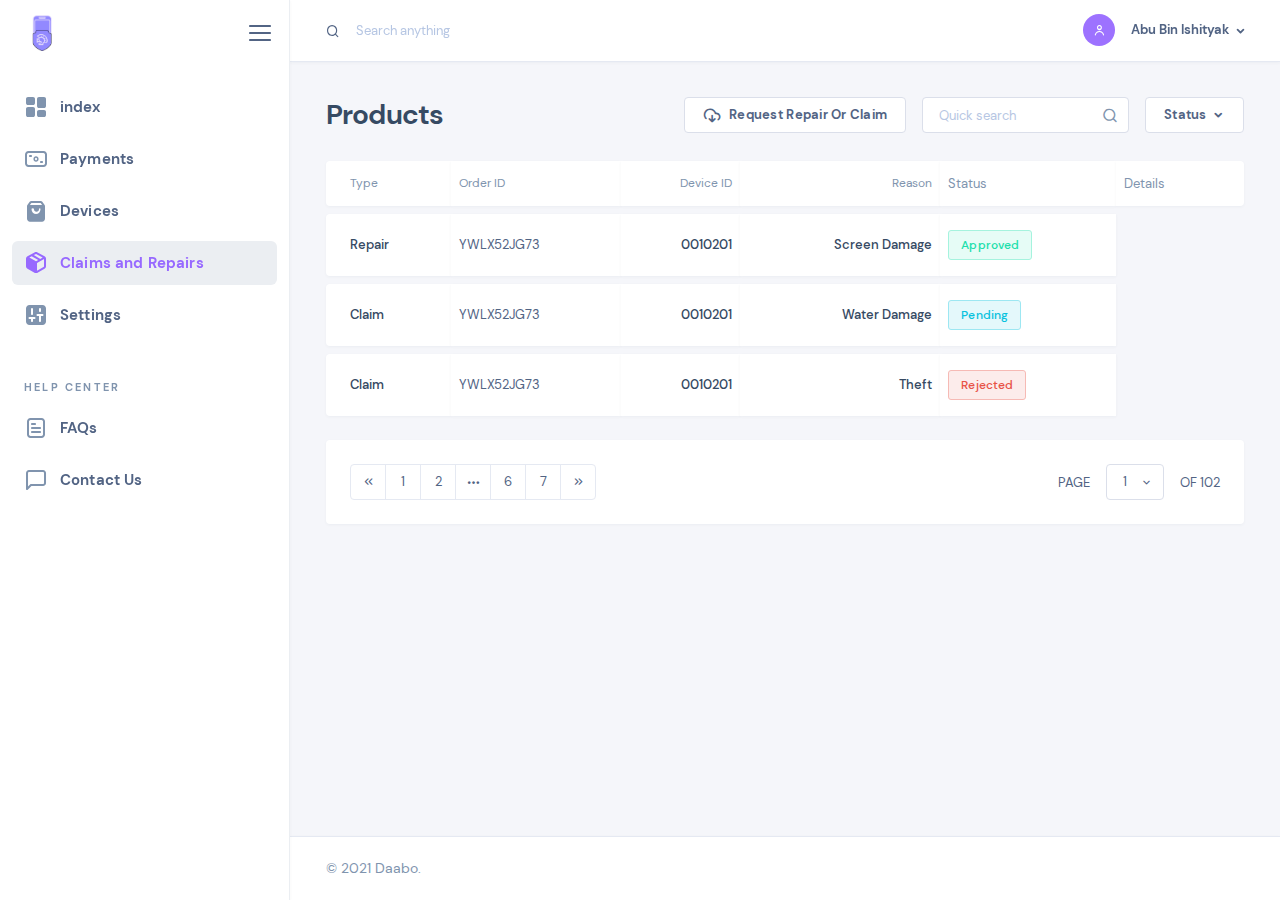
<file: claims-and-requests.html>
<!DOCTYPE html>
<html lang="zxx" class="js">

    <head>
    
        <meta charset="utf-8">
        <meta name="author" content="Softnio">
        <meta name="viewport" content="width=device-width, initial-scale=1, shrink-to-fit=no">
        <meta name="description" content="Device protection">
        <!-- Fav Icon  -->
        <link rel="shortcut icon" href="./assets/Daabo icon.png">
        <!-- Page Title  -->
        <title>Claims and Requests | Daabo</title>
        <!-- StyleSheets  -->
        <link rel="stylesheet" href="./assets/css/dashlite.css">
        
    </head>
    
    <body class="nk-body bg-lighter npc-general has-sidebar ">
        <div class="nk-app-root">
            <!-- main @s -->
            <div class="nk-main ">
                <!-- sidebar @s -->
                <div class="nk-sidebar nk-sidebar-fixed is-light " data-content="sidebarMenu">
                    <div class="nk-sidebar-element nk-sidebar-head">
                        <div class="nk-sidebar-brand">
                            <a href="dashbaord.html" class="logo-link nk-sidebar-logo">
                                
                                
                                <img class="logo-small logo-img logo-img-small" src="./assets/Daabo icon.png" srcset="./images/logo-small2x.png 2x" alt="logo-small">
                            </a>
                        </div>
                        <div class="nk-menu-trigger mr-n2">
                            <a href="#" class="nk-nav-toggle nk-quick-nav-icon d-xl-none" data-target="sidebarMenu"><em class="icon ni ni-arrow-left"></em></a>
                            <a href="#" class="nk-nav-compact nk-quick-nav-icon d-none d-xl-inline-flex" data-target="sidebarMenu"><em class="icon ni ni-menu"></em></a>
                        </div>
                    </div><!-- .nk-sidebar-element -->
                    <div class="nk-sidebar-element">
                        <div class="nk-sidebar-content">
                            <div class="nk-sidebar-menu" data-simplebar>
                                <ul class="nk-menu">
                                    <li class="nk-menu-item">
                                        <a href="./dashbaord.html" class="nk-menu-link">
                                            <span class="nk-menu-icon"><em class="icon ni ni-index-fill"></em></span>
                                            <span class="nk-menu-text">index</span>
                                        </a>
                                    </li><!-- .nk-menu-item -->
                                    <li class="nk-menu-item">
                                        <a href="./payments.html" class="nk-menu-link">
                                            <span class="nk-menu-icon"><em class="icon ni ni-money"></em></span>
                                            <span class="nk-menu-text">Payments</span>
                                        </a>
                                    </li><!-- .nk-menu-item -->
                                    <li class="nk-menu-item">
                                        <a href="devices.html" class="nk-menu-link">
                                            <span class="nk-menu-icon"><em class="icon ni ni-bag-fill"></em></span>
                                            <span class="nk-menu-text">Devices</span>
                                        </a>
                                    </li><!-- .nk-menu-item -->
                                    <li class="nk-menu-item">
                                        <a href="./claims-and-requests.html" class="nk-menu-link">
                                            <span class="nk-menu-icon"><em class="icon ni ni-package-fill"></em></span>
                                            <span class="nk-menu-text">Claims and Repairs</span>
                                        </a>
                                    </li><!-- .nk-menu-item -->
                                    
                                   
                                    <li class="nk-menu-item">
                                        <a href="./settings.html" class="nk-menu-link">
                                            <span class="nk-menu-icon"><em class="icon ni ni-opt-alt-fill"></em></span>
                                            <span class="nk-menu-text">Settings</span>
                                        </a>
                                    </li><!-- .nk-menu-item -->

                                    <li class="nk-menu-heading">
                                        <h6 class="overline-title text-primary-alt">Help Center</h6>
                                    </li><!-- .nk-menu-item -->
                                    <li class="nk-menu-item">
                                        <a href="getdaabo.com/faq" class="nk-menu-link">
                                            <span class="nk-menu-icon"><em class="icon ni ni-todo"></em></span>
                                            <span class="nk-menu-text">FAQs</span>
                                        </a>
                                    </li><!-- .nk-menu-item -->
                                    <li class="nk-menu-item">
                                        <a href="getdaabo.com/contact" target="_balnk" class="nk-menu-link">
                                            <span class="nk-menu-icon"><em class="icon ni ni-msg"></em></span>
                                            <span class="nk-menu-text">Contact Us</span>
                                        </a>
                                    </li><!-- .nk-menu-item -->
                                    
                                    
                                   

                                </ul>
                               
                            </div><!-- .nk-sidebar-menu -->
                        </div><!-- .nk-sidebar-content -->
                    </div><!-- .nk-sidebar-element -->
                </div>
                <!-- sidebar @e -->
                <!-- wrap @s -->
                <div class="nk-wrap ">
                    <!-- main header @s -->
                    <div class="nk-header nk-header-fixed is-light">
                        <div class="container-fluid">
                            <div class="nk-header-wrap">
                                <div class="nk-menu-trigger d-xl-none ml-n1">
                                    <a href="#" class="nk-nav-toggle nk-quick-nav-icon" data-target="sidebarMenu"><em class="icon ni ni-menu"></em></a>
                                </div>
                                <div class="nk-header-brand d-xl-none">
                                    <a href="./dashbaord.html" class="logo-link">
                                        <img class="logo-light logo-img" src="./assets/Daabo icon.png" srcset="./images/logo2x.png 2x" alt="logo">
                                        
                                    </a>
                                </div><!-- .nk-header-brand -->
                                <div class="nk-header-search ml-3 ml-xl-0">
                                    <em class="icon ni ni-search"></em>
                                    <input type="text" class="form-control border-transparent form-focus-none" placeholder="Search anything">
                                </div><!-- .nk-header-news -->
                                <div class="nk-header-tools">
                                    <ul class="nk-quick-nav">
                                        
                                        
                                        <li class="dropdown user-dropdown">
                                            <a href="#" class="dropdown-toggle mr-n1" data-toggle="dropdown">
                                                <div class="user-toggle">
                                                    <div class="user-avatar sm">
                                                        <em class="icon ni ni-user-alt"></em>
                                                    </div>
                                                    <div class="user-info d-none d-xl-block">
                                                        
                                                        <div class="user-name dropdown-indicator">Abu Bin Ishityak</div>
                                                    </div>
                                                </div>
                                            </a>
                                            <div class="dropdown-menu dropdown-menu-md dropdown-menu-right">
                                                <div class="dropdown-inner user-card-wrap bg-lighter d-none d-md-block">
                                                    <div class="user-card">
                                                        <div class="user-avatar">
                                                            <span>AB</span>
                                                        </div>
                                                        <div class="user-info">
                                                            <span class="lead-text">Abu Bin Ishtiyak</span>
                                                            <span class="sub-text">info@softnio.com</span>
                                                        </div>
                                                    </div>
                                                </div>
                                                <div class="dropdown-inner">
                                                    <ul class="link-list">
                                                        
                                                        <li><a href="./settings.html"><em class="icon ni ni-setting-alt"></em><span>Setting</span></a></li>
                                                        <li><a class="dark-switch" href="#"><em class="icon ni ni-moon"></em><span>Dark Mode</span></a></li>
                                                    </ul>
                                                </div>
                                                <div class="dropdown-inner">
                                                    <ul class="link-list">
                                                        <li><a href="#"><em class="icon ni ni-signout"></em><span>Sign out</span></a></li>
                                                    </ul>
                                                </div>
                                            </div>
                                        </li>
                                    </ul>
                                </div>
                            </div><!-- .nk-header-wrap -->
                        </div><!-- .container-fliud -->
                    </div>
                    <!-- main header @e -->




                <!-- content @s -->
                <div class="nk-content ">
                    <div class="container-fluid">
                        <div class="nk-content-inner">
                            <div class="nk-content-body">
                                <div class="nk-block-head nk-block-head-sm">
                                    <div class="nk-block-between">
                                        <div class="nk-block-head-content">
                                            <h3 class="nk-block-title page-title">Products</h3>
                                        </div><!-- .nk-block-head-content -->
                                        <div class="nk-block-head-content">
                                            <div class="toggle-wrap nk-block-tools-toggle">
                                                <a href="#" class="btn btn-icon btn-trigger toggle-expand mr-n1" data-target="pageMenu"><em class="icon ni ni-more-v"></em></a>
                                                <div class="toggle-expand-content" data-content="pageMenu">
                                                    <ul class="nk-block-tools g-3">
                                                        <li>
                                                            <div class="toggle-expand-content" data-content="pageMenu">
                                                                <ul class="nk-block-tools g-3">
                                                                    <li><a data-toggle="modal" data-target="#modalForm" class="btn btn-white btn-dim btn-outline-light"><em class="icon ni ni-download-cloud"></em><span>Request Repair Or Claim</span></a></li>
                                                                   
                                                                </ul>
                                                            </div>
                                                        </li>
                                                        
                                                        <li>
                                                            <div class="form-control-wrap">
                                                                <div class="form-icon form-icon-right">
                                                                    <em class="icon ni ni-search"></em>
                                                                </div>
                                                                <input type="text" class="form-control" id="default-04" placeholder="Quick search">
                                                            </div>
                                                        </li>

                                                        <li>
                                                            <div class="drodown">
                                                                <a href="#" class="dropdown-toggle dropdown-indicator btn btn-outline-light btn-white" data-toggle="dropdown">Status</a>
                                                                <div class="dropdown-menu dropdown-menu-right">
                                                                    <ul class="link-list-opt no-bdr">
                                                                        <li><a href="#"><span>New Items</span></a></li>
                                                                        <li><a href="#"><span>Mobile Phones</span></a></li>
                                                                        <li><a href="#"><span>iPads</span></a></li>
                                                                        <li><a href="#"><span>Tablets</span></a></li>
                                                                        <li><a href="#"><span>Computers</span></a></li>
                                                                        <li><a href="#"><span>Laptops</span></a></li>
                                                                    </ul>
                                                                </div>
                                                            </div>
                                                        </li>
                                                        
                                                    </ul>
                                                </div>
                                            </div>
                                        </div><!-- .nk-block-head-content -->
                                    </div><!-- .nk-block-between -->
                                </div><!-- .nk-block-head -->
                                <div class="nk-block">
                                    <div class="nk-tb-list is-separate mb-3">
                                        <div class="nk-tb-item nk-tb-head">
                                            <div class="nk-tb-col"><span>Type</span></div>
                                            <div class="nk-tb-col tb-col-xxl"><span>Device</span></div>
                                            <div class="nk-tb-col tb-col-xxl"><span>User</span></div>
                                            <div class="nk-tb-col tb-col-lg"><span>Order ID</span></div>
                                            <div class="nk-tb-col text-right"><span>Device ID</span></div>
                                            <div class="nk-tb-col text-right tb-col-sm"><span>Reason</span></div>
                                            <div class="nk-tb-col nk-tb-col-status"><span class="sub-text d-none d-md-block">Status</span></div>
                                            <div class="nk-tb-col nk-tb-col-status"><span class="sub-text d-none d-md-block">Details</span></div>
                                        </div><!-- .nk-tb-item -->
                                        <div class="nk-tb-item">
                                            <div class="nk-tb-col">
                                                <div class="nk-tnx-type">
                                                    <div class="nk-tnx-type-text">
                                                        <span class="tb-lead">Repair</span>
                                                    </div>
                                                </div>
                                            </div>
                                            <div class="nk-tb-col tb-col-xxl">
                                                <span class="tb-lead-sub">Samsung SJ40</span>
                                            </div>
                                            <div class="nk-tb-col tb-col-xxl">
                                                <span class="tb-lead-sub">Frank Kansas</span>
                                            </div>
                                            <div class="nk-tb-col tb-col-lg">
                                                <span class="tb-lead-sub">YWLX52JG73</span>
                                            </div>
                                            <div class="nk-tb-col text-right">
                                                <span class="tb-amount">0010201</span>

                                            </div>
                                            <div class="nk-tb-col text-right tb-col-sm">
                                                <span class="tb-amount">Screen Damage</span>
                                            </div>
                                            <div class="nk-tb-col nk-tb-col-status">
                                                <div class="dot dot-success d-md-none"></div>
                                                <span class="badge badge-sm badge-dim badge-outline-success d-none d-md-inline-flex">Approved</span>
                                            </div>
                                            <div class="nk-tb-col tb-col-xxl">
                                                <ul class=" ">
                        
                                                    <li class="nk-tb-action">
                                                       
                                                        
                                                        <div class="drodown ">
                                                            <a href="#" class="dropdown-toggle btn btn-icon btn-trigger" data-toggle="dropdown"><em class="icon ni ni-more-h"></em></a>
                                                            <div class="dropdown-menu dropdown-menu-right">
                                                                <ul class="link-list-opt no-bdr">
                                                                    <li><a href="#tranxDetails" data-toggle="modal"><em class="icon ni ni-eye"></em><span>Request Details</span></a></li>
                                                                    
                                                                    <li><a href="#"><em class="icon ni ni-mail"></em><span>Share</span></a></li>
                                                                    
                                                                </ul>
                                                            </div>
                                                        </div>
                                                    </li>
                                                   
                                                </ul>
                                            </div>
                                        </div><!-- .nk-tb-item -->
                                        
                                        <div class="nk-tb-item">
                                            <div class="nk-tb-col">
                                                <div class="nk-tnx-type">
                                                    <div class="nk-tnx-type-text">
                                                        <span class="tb-lead">Claim</span>
                                                    </div>
                                                </div>
                                            </div>
                                            <div class="nk-tb-col tb-col-xxl">
                                                <span class="tb-lead-sub">Dell Inspirion 23</span>
                                            </div> 
                                            <div class="nk-tb-col tb-col-xxl">
                                                <span class="tb-lead-sub">Galirka Ropata</span>
                                            </div>
                                            <div class="nk-tb-col tb-col-lg">
                                                <span class="tb-lead-sub">YWLX52JG73</span>
                                            </div>
                                            <div class="nk-tb-col text-right">
                                                <span class="tb-amount"> 0010201</span>
                                            </div>
                                            <div class="nk-tb-col text-right tb-col-sm">
                                                <span class="tb-amount">Water Damage</span>
                                            </div>
                                            <div class="nk-tb-col nk-tb-col-status">
                                                <div class="dot dot-info d-md-none"></div>
                                                <span class="badge badge-sm badge-dim badge-outline-info d-none d-md-inline-flex">Pending</span>
                                            </div>
                                            <div class="nk-tb-col tb-col-xxl">
                                                <ul class=" ">
                        
                                                    <li class="nk-tb-action">
                                                       
                                                        
                                                        <div class="drodown ">
                                                            <a href="#" class="dropdown-toggle btn btn-icon btn-trigger" data-toggle="dropdown"><em class="icon ni ni-more-h"></em></a>
                                                            <div class="dropdown-menu dropdown-menu-right">
                                                                <ul class="link-list-opt no-bdr">
                                                                    <li><a href="#tranxDetails" data-toggle="modal"><em class="icon ni ni-eye"></em><span>Request Details</span></a></li>
                                                                    
                                                                    <li><a href="#"><em class="icon ni ni-mail"></em><span>Share</span></a></li>
                                                                    
                                                                </ul>
                                                            </div>
                                                        </div>
                                                    </li>
                                                   
                                                </ul>
                                            </div>
                                        </div>
                                        <!-- .nk-tb-item -->

                                        <div class="nk-tb-item">
                                            <div class="nk-tb-col">
                                                <div class="nk-tnx-type">
                        
                                                    <div class="nk-tnx-type-text">
                                                        <span class="tb-lead">Claim</span>
                                                       
                                                    </div>
                                                </div>
                                            </div>
                                            <div class="nk-tb-col tb-col-xxl">
                                                <span class="tb-lead-sub">Techno</span>
                                                
                                            </div>
                                            <div class="nk-tb-col tb-col-xxl">
                                                <span class="tb-lead-sub">Suilver Kolnga</span>
                                                
                                            </div>
                                            <div class="nk-tb-col tb-col-lg">
                                                <span class="tb-lead-sub">YWLX52JG73</span>
                                                
                                            </div>
                                            <div class="nk-tb-col text-right">
                                                <span class="tb-amount"> 0010201 </span>
                                                
                                            </div>
                                            <div class="nk-tb-col text-right tb-col-sm">
                                                <span class="tb-amount">Theft </span>
                                               
                                            </div>
                                            <div class="nk-tb-col nk-tb-col-status">
                                                <div class="dot dot-success d-md-none"></div>
                                                <span class="badge badge-sm badge-dim badge-outline-danger d-none d-md-inline-flex">Rejected</span>
                                            </div>
                                            <div class="nk-tb-col tb-col-xxl">
                                                <ul class=" ">
                        
                                                    <li class="nk-tb-action">
                                                       
                                                        
                                                        <div class="drodown ">
                                                            <a href="#" class="dropdown-toggle btn btn-icon btn-trigger" data-toggle="dropdown"><em class="icon ni ni-more-h"></em></a>
                                                            <div class="dropdown-menu dropdown-menu-right">
                                                                <ul class="link-list-opt no-bdr">
                                                                    <li><a href="#tranxDetails" data-toggle="modal"><em class="icon ni ni-eye"></em><span>Request Details</span></a></li>
                                                                    
                                                                    <li><a href="#"><em class="icon ni ni-mail"></em><span>Share</span></a></li>
                                                                    
                                                                </ul>
                                                            </div>
                                                        </div>
                                                    </li>
                                                   
                                                </ul>
                                            </div>
                                        </div><!-- .nk-tb-item -->
                                    </div><!-- .nk-tb-list -->
                                    <div class="card">
                                        <div class="card-inner">
                                            <div class="nk-block-between-md g-3">
                                                <div class="g">
                                                    <ul class="pagination justify-content-center justify-content-md-start">
                                                        <li class="page-item"><a class="page-link" href="#"><em class="icon ni ni-chevrons-left"></em></a></li>
                                                        <li class="page-item"><a class="page-link" href="#">1</a></li>
                                                        <li class="page-item"><a class="page-link" href="#">2</a></li>
                                                        <li class="page-item"><span class="page-link"><em class="icon ni ni-more-h"></em></span></li>
                                                        <li class="page-item"><a class="page-link" href="#">6</a></li>
                                                        <li class="page-item"><a class="page-link" href="#">7</a></li>
                                                        <li class="page-item"><a class="page-link" href="#"><em class="icon ni ni-chevrons-right"></em></a></li>
                                                    </ul><!-- .pagination -->
                                                </div>
                                                <div class="g">
                                                    <div class="pagination-goto d-flex justify-content-center justify-content-md-start gx-3">
                                                        <div>Page</div>
                                                        <div>
                                                            <select class="form-select form-select-sm" data-search="on" data-dropdown="xs center">
                                                                <option value="page-1">1</option>
                                                                <option value="page-2">2</option>
                                                                <option value="page-4">4</option>
                                                                <option value="page-5">5</option>
                                                                <option value="page-6">6</option>
                                                                <option value="page-7">7</option>
                                                                <option value="page-8">8</option>
                                                                <option value="page-9">9</option>
                                                                <option value="page-10">10</option>
                                                                <option value="page-11">11</option>
                                                                <option value="page-12">12</option>
                                                                <option value="page-13">13</option>
                                                                <option value="page-14">14</option>
                                                                <option value="page-15">15</option>
                                                                <option value="page-16">16</option>
                                                                <option value="page-17">17</option>
                                                                <option value="page-18">18</option>
                                                                <option value="page-19">19</option>
                                                                <option value="page-20">20</option>
                                                            </select>
                                                        </div>
                                                        <div>OF 102</div>
                                                    </div>
                                                </div><!-- .pagination-goto -->
                                            </div><!-- .nk-block-between -->
                                        </div>
                                    </div>
                                </div><!-- .nk-block -->
                                
                            </div>
                        </div>
                    </div>
                </div>
                <!-- content @e -->
                <!-- footer @s -->
                <div class="nk-footer">
                    <div class="container-fluid">
                        <div class="nk-footer-wrap">
                            <div class="nk-footer-copyright"> &copy; 2021 Daabo.
                            </div>
                            
                        </div>
                    </div>
                </div>
                <!-- footer @e -->
            </div>
            <!-- wrap @e -->
        </div>
        <!-- main @e -->
    </div>
    <!-- app-root @e -->

    <!-- Modal Default -->
    <div class="modal fade" tabindex="-1" id="tranxDetails">
        <div class="modal-dialog modal-lg" role="document">
            <div class="modal-content">
                <a href="#" class="close" data-dismiss="modal" aria-label="Close">
                    <em class="icon ni ni-cross"></em>
                </a>
                <div class="modal-body modal-body-md">
                    <div class="nk-modal-head mb-3 mb-sm-5">
                        <h4 class="nk-modal-title title">Repair</h4>
                    </div>
                    <div class="nk-tnx-details">
                        <div class="nk-block-between flex-wrap g-3">
                            <div class="nk-tnx-type">
                                
                                <div class="nk-tnx-type-text">
                                    <h5 class="title">Samsung SJ40</h5>
                                    <span class="sub-text mt-n1">15 Oct, 2019 09:45 PM</span>
                                </div>
                            </div>
                            <ul class="align-center flex-wrap gx-3">
                                <li>
                                    <span class="badge badge-sm badge-success">Completed</span>
                                </li>
                            </ul>
                        </div>
                        <div class="nk-modal-head mt-sm-5 mt-4 mb-4">
                            <h5 class="title">Claim/Repair Info</h5>
                        </div>
                        <div class="row gy-3">
                            <div class="col-lg-6">
                                <span class="sub-text">Order ID</span>
                                <span class="caption-text">YWLX52JG73</span>
                            </div>
                            <div class="col-lg-6">
                                <span class="sub-text">Device Id</span>
                                <span class="caption-text text-break">NIY9TB2JG73YWLXPYM2U8HR</span>
                            </div>
                            <div class="col-lg-6">
                                <span class="sub-text">Reason </span>
                                <span class="caption-text">Screen Damage</span>
                            </div>
                            <div class="col-lg-6">
                                <span class="sub-text">Plan</span>
                                <span class="caption-text">Montly</span>
                            </div>
                        </div><!-- .row -->
                        <div class="nk-modal-head mt-sm-5 mt-4 mb-4">
                            <h5 class="title">Claim/Repair Details</h5>
                        </div>
                        <div class="row gy-3">
                            <div class="col-lg-6">
                                <span class="sub-text">Date of incident</span>
                                <span class="caption-text">12/09/2021</span>
                            </div>
                            <div class="col-lg-6">
                                <span class="sub-text">Has this occured before to this device?</span>
                                <span class="caption-text align-center">No</span>
                            </div>
                            <div class="col-lg-6">
                                <span class="sub-text">Has this device been fixed before</span>
                                <span class="caption-text text-break">Yes</span>
                            </div>
                            <div class="col-lg-6">
                                <span class="sub-text">Where did the incident happen</span>
                                <span class="caption-text text-break">Alabama USA</span>
                            </div>
                            <div class="col-lg-12">
                                <span class="sub-text">Users current location</span>
                                <span class="caption-text text-break">Ikeja Lagos</span>
                            </div>
                            <div class="col-lg-12">
                                <span class="sub-text">Details</span>
                                <span class="caption-text">I was going some where and it fell on the floor</span>
                            </div> 
                            <div class="col-lg-12">
                                <span class="sub-text">User Phone Number</span>
                                <span class="caption-text">098665564534</span>
                            </div> 
                            <div class="col-lg-12">
                                <span class="sub-text">User Name</span>
                                <span class="caption-text">Bod Dallard</span>
                            </div>
                        </div><!-- .row -->
                    </div><!-- .nk-tnx-details -->
                </div><!-- .modal-body -->
            </div><!-- .modal-content -->
        </div><!-- .modal-dialog -->
    </div>
    <!-- .modal -->

    <!-- Modal Request Form -->
    <div class="modal fade zoom" tabindex="-1" id="modalForm">
        <div class="modal-dialog modal-lg" role="document">
            <div class="modal-content">
                <div class="modal-header">
                    <h5 class="modal-title">Repair or Claim Request Form</h5>
                    <a href="#" class="close" data-dismiss="modal" aria-label="Close">
                        <em class="icon ni ni-cross"></em>
                    </a>
                </div>
                <div class="modal-body">
                    <form action="#" class="form-validate is-alter">
                        <div class="form-group">
                            <label class="form-label" for="device-user-name">Name of User</label>
                            <div class="form-control-wrap">
                                <input type="text" class="form-control" id="device-user-name" placeholder="Name of device user" required>
                            </div>
                        </div>
                        
                        <div class="form-group">
                            <label class="form-label" for="device-user-number">Phone Number of User</label>
                            <div class="form-control-wrap">
                                <input type="number" class="form-control" id="device-user-number" placeholder="Phone number of device user" required>
                            </div>
                        </div>
                        
                        <div class="form-group">
                            <label class="form-label" for="device-name">Name of Device</label>
                            <div class="form-control-wrap">
                                <input type="text" class="form-control" id="device-name" placeholder="E.g Samsung" required>
                            </div>
                        </div>
                       
                        <div class="form-group">
                            <label class="form-label" for="device-id">Device ID</label>
                            <div class="form-control-wrap">
                                <input type="text" class="form-control" id="device-id" required placeholder="The ID issued to the device when you registered it">
                            </div>
                        </div>
                        <div class="form-group">
                            <label class="form-label" for="incident-to-device">Incident</label>
                            <div class="form-control-wrap">
                                <select class="form-select form-control form-control-lg" id="cost-of-device" required>
                                    <option value="default_option">Screen Damage</option>
                                    <option value="option_select_name">Loss/Theft</option>
                                    <option value="option_select_name">Water Damage</option>
                                    <option value="option_select_name">Device Part Damage</option>
                                </select>
                            </div>
                        </div>
                        <div class="form-group">
                            <label class="form-label">Date of incident</label>
                            <div class="form-control-wrap">
                                <input type="text" class="form-control date-picker">
                            </div>
                            <div class="form-note">Date format <code>mm/dd/yyyy</code></div>
                        </div>
                       
                        <div class="form-group">
                            <label class="form-label" for="customMultipleFilesLabel">Upload images of the damage if any</label>
                            <div class="form-control-wrap">
                                <div class="custom-file">
                                    <input type="file" multiple class="custom-file-input" id="customMultipleFiles">
                                    <label class="custom-file-label" for="customMultipleFiles">Choose files</label>
                                </div>
                            </div>
                        </div>
                        <div class="form-group">
                            <label class="form-label" for="occured-before">Has this occured before to this device?</label>
                            <div class="form-control-wrap">
                                <input type="text" class="form-control" id="occured-before" required placeholder="Please tell us if this incident has occured before">
                            </div>
                        </div> 
                        <div class="form-group">
                            <label class="form-label" for="incident-location">Where did the incident happen?</label>
                            <div class="form-control-wrap">
                                <input type="text" class="form-control" id="incident-location" required placeholder="Please tell us where the incident happened?">
                            </div>
                        </div> 
                        <div class="form-group">
                            <label class="form-label" for="current-location">Users current location?</label>
                            <div class="form-control-wrap">
                                <input type="text" class="form-control" id="current-location" required placeholder="Please tell us the users current location">
                            </div>
                        </div>
                        <div class="form-group">
                            <label class="form-label" for="incident-details">Details of the incident</label>
                            <div class="form-control-wrap">
                                <textarea class="form-control no-resize" id="incident-details">Please tell us what happened?</textarea>
                            </div>
                        </div>

                        <div class="form-group">
                            <button type="submit" class="btn btn-lg btn-primary">Submit Request</button>
                        </div>
                        
                    </form>
                </div>
                <div class="modal-footer bg-light">
                    <span class="sub-text">You will recive an email informing you if request has been approved or denied within an hour. Thank you</span>
                </div>
            </div>
        </div>
    </div>

    <!-- JavaScript -->
    <script src="./assets/js/bundle.js?ver=2.4.0"></script>
    <script src="./assets/js/scripts.js?ver=2.4.0"></script>
</body>

</html>
</file>
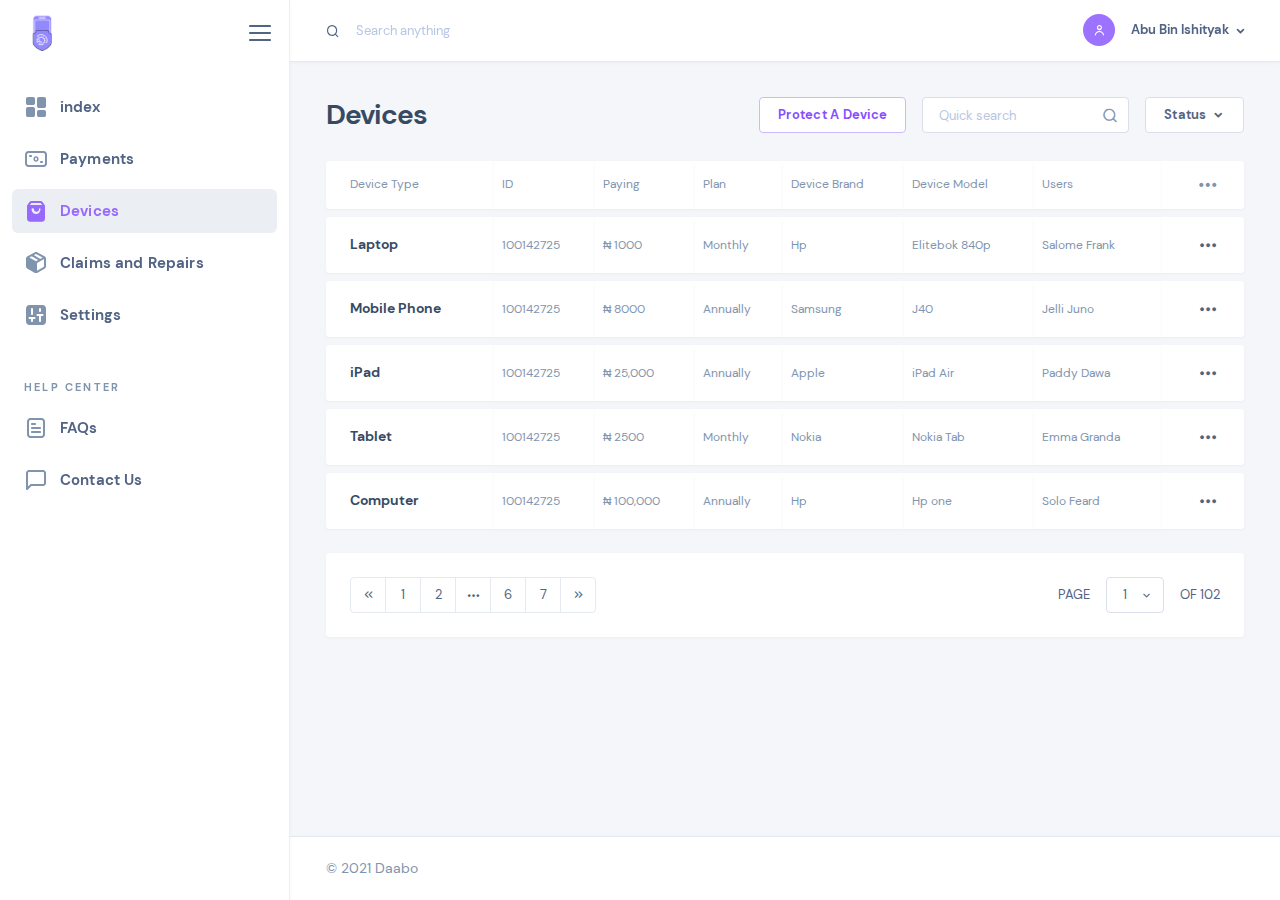
<file: devices.html>
<!DOCTYPE html>
<html lang="zxx" class="js">

    <head>
    
        <meta charset="utf-8">
        <meta name="author" content="Softnio">
        <meta name="viewport" content="width=device-width, initial-scale=1, shrink-to-fit=no">
        <meta name="description" content="Device protection">
        <!-- Fav Icon  -->
        <link rel="shortcut icon" href="./assets/Daabo icon.png">
        <!-- Page Title  -->
        <title>Devices | Daabo</title>
        <!-- StyleSheets  -->
        <link rel="stylesheet" href="./assets/css/dashlite.css">
        
    </head>
    
    <body class="nk-body bg-lighter npc-general has-sidebar ">
        <div class="nk-app-root">
            <!-- main @s -->
            <div class="nk-main ">
                <!-- sidebar @s -->
                <div class="nk-sidebar nk-sidebar-fixed is-light " data-content="sidebarMenu">
                    <div class="nk-sidebar-element nk-sidebar-head">
                        <div class="nk-sidebar-brand">
                            <a href="dashbaord.html" class="logo-link nk-sidebar-logo">
                                
                                
                                <img class="logo-small logo-img logo-img-small" src="./assets/Daabo icon.png" srcset="./images/logo-small2x.png 2x" alt="logo-small">
                            </a>
                        </div>
                        <div class="nk-menu-trigger mr-n2">
                            <a href="#" class="nk-nav-toggle nk-quick-nav-icon d-xl-none" data-target="sidebarMenu"><em class="icon ni ni-arrow-left"></em></a>
                            <a href="#" class="nk-nav-compact nk-quick-nav-icon d-none d-xl-inline-flex" data-target="sidebarMenu"><em class="icon ni ni-menu"></em></a>
                        </div>
                    </div><!-- .nk-sidebar-element -->
                    <div class="nk-sidebar-element">
                        <div class="nk-sidebar-content">
                            <div class="nk-sidebar-menu" data-simplebar>
                                <ul class="nk-menu">
                                    <li class="nk-menu-item">
                                        <a href="./dashbaord.html" class="nk-menu-link">
                                            <span class="nk-menu-icon"><em class="icon ni ni-index-fill"></em></span>
                                            <span class="nk-menu-text">index</span>
                                        </a>
                                    </li><!-- .nk-menu-item -->
                                    <li class="nk-menu-item">
                                        <a href="./payments.html" class="nk-menu-link">
                                            <span class="nk-menu-icon"><em class="icon ni ni-money"></em></span>
                                            <span class="nk-menu-text">Payments</span>
                                        </a>
                                    </li><!-- .nk-menu-item -->
                                    <li class="nk-menu-item">
                                        <a href="devices.html" class="nk-menu-link">
                                            <span class="nk-menu-icon"><em class="icon ni ni-bag-fill"></em></span>
                                            <span class="nk-menu-text">Devices</span>
                                        </a>
                                    </li><!-- .nk-menu-item -->
                                    <li class="nk-menu-item">
                                        <a href="./claims-and-requests.html" class="nk-menu-link">
                                            <span class="nk-menu-icon"><em class="icon ni ni-package-fill"></em></span>
                                            <span class="nk-menu-text">Claims and Repairs</span>
                                        </a>
                                    </li><!-- .nk-menu-item -->
                                    
                                   
                                    <li class="nk-menu-item">
                                        <a href="./settings.html" class="nk-menu-link">
                                            <span class="nk-menu-icon"><em class="icon ni ni-opt-alt-fill"></em></span>
                                            <span class="nk-menu-text">Settings</span>
                                        </a>
                                    </li><!-- .nk-menu-item -->
                                    
                                    <li class="nk-menu-heading">
                                        <h6 class="overline-title text-primary-alt">Help Center</h6>
                                    </li><!-- .nk-menu-item -->
                                    <li class="nk-menu-item">
                                        <a href="getdaabo.com/faq" class="nk-menu-link">
                                            <span class="nk-menu-icon"><em class="icon ni ni-todo"></em></span>
                                            <span class="nk-menu-text">FAQs</span>
                                        </a>
                                    </li><!-- .nk-menu-item -->
                                    <li class="nk-menu-item">
                                        <a href="getdaabo.com/contact" target="_balnk" class="nk-menu-link">
                                            <span class="nk-menu-icon"><em class="icon ni ni-msg"></em></span>
                                            <span class="nk-menu-text">Contact Us</span>
                                        </a>
                                    </li><!-- .nk-menu-item -->
                                    
                                </ul><!-- .nk-menu -->
                            </div><!-- .nk-sidebar-menu -->
                        </div><!-- .nk-sidebar-content -->
                    </div><!-- .nk-sidebar-element -->
                </div>
                <!-- sidebar @e -->
                <!-- wrap @s -->
                <div class="nk-wrap ">
                    <!-- main header @s -->
                    <div class="nk-header nk-header-fixed is-light">
                        <div class="container-fluid">
                            <div class="nk-header-wrap">
                                <div class="nk-menu-trigger d-xl-none ml-n1">
                                    <a href="#" class="nk-nav-toggle nk-quick-nav-icon" data-target="sidebarMenu"><em class="icon ni ni-menu"></em></a>
                                </div>
                                <div class="nk-header-brand d-xl-none">
                                    <a href="./dashbaord.html" class="logo-link">
                                        <img class="logo-light logo-img" src="./assets/Daabo icon.png" srcset="./images/logo2x.png 2x" alt="logo">
                                        
                                    </a>
                                </div><!-- .nk-header-brand -->
                                <div class="nk-header-search ml-3 ml-xl-0">
                                    <em class="icon ni ni-search"></em>
                                    <input type="text" class="form-control border-transparent form-focus-none" placeholder="Search anything">
                                </div><!-- .nk-header-news -->
                                <div class="nk-header-tools">
                                    <ul class="nk-quick-nav">
                                        
                                        
                                        <li class="dropdown user-dropdown">
                                            <a href="#" class="dropdown-toggle mr-n1" data-toggle="dropdown">
                                                <div class="user-toggle">
                                                    <div class="user-avatar sm">
                                                        <em class="icon ni ni-user-alt"></em>
                                                    </div>
                                                    <div class="user-info d-none d-xl-block">
                                                        
                                                        <div class="user-name dropdown-indicator">Abu Bin Ishityak</div>
                                                    </div>
                                                </div>
                                            </a>
                                            <div class="dropdown-menu dropdown-menu-md dropdown-menu-right">
                                                <div class="dropdown-inner user-card-wrap bg-lighter d-none d-md-block">
                                                    <div class="user-card">
                                                        <div class="user-avatar">
                                                            <span>AB</span>
                                                        </div>
                                                        <div class="user-info">
                                                            <span class="lead-text">Abu Bin Ishtiyak</span>
                                                            <span class="sub-text">info@softnio.com</span>
                                                        </div>
                                                    </div>
                                                </div>
                                                <div class="dropdown-inner">
                                                    <ul class="link-list">
                                                        
                                                        <li><a href="./settings.html"><em class="icon ni ni-setting-alt"></em><span>Setting</span></a></li>
                                                        <li><a class="dark-switch" href="#"><em class="icon ni ni-moon"></em><span>Dark Mode</span></a></li>
                                                    </ul>
                                                </div>
                                                <div class="dropdown-inner">
                                                    <ul class="link-list">
                                                        <li><a href="#"><em class="icon ni ni-signout"></em><span>Sign out</span></a></li>
                                                    </ul>
                                                </div>
                                            </div>
                                        </li>
                                    </ul>
                                </div>
                            </div><!-- .nk-header-wrap -->
                        </div><!-- .container-fliud -->
                    </div>
                    <!-- main header @e -->

                <!-- content @s -->
                <div class="nk-content ">
                    <div class="container-fluid">
                        <div class="nk-content-inner">
                            <div class="nk-content-body">
                                <div class="nk-block-head nk-block-head-sm">
                                    <div class="nk-block-between">
                                        <div class="nk-block-head-content">
                                            <h3 class="nk-block-title page-title">Devices</h3>
                                        </div><!-- .nk-block-head-content -->
                                        <div class="nk-block-head-content">
                                            <div class="toggle-wrap nk-block-tools-toggle">
                                                <a href="#" class="btn btn-icon btn-trigger toggle-expand mr-n1" data-target="pageMenu"><em class="icon ni ni-more-v"></em></a>
                                                <div class="toggle-expand-content" data-content="pageMenu">
                                                    <ul class="nk-block-tools g-3">
                                                        <li>
                                                            <div class="nk-block-head-content">
                                                                <ul class="nk-block-tools gx-3">
                                                                    <li class="order-md-last"><a data-toggle="modal" data-target="#modalForm" class="btn btn-white btn-dim btn-outline-primary"><span>Protect A Device</span></a></li>
                                                                </ul>
                                                            </div>
                                                        </li>
                                                        <li>
                                                            <div class="form-control-wrap">
                                                                <div class="form-icon form-icon-right">
                                                                    <em class="icon ni ni-search"></em>
                                                                </div>
                                                                <input type="text" class="form-control" id="default-04" placeholder="Quick search">
                                                            </div>
                                                        </li>
                                                        <li>
                                                            <div class="drodown">
                                                                <a href="#" class="dropdown-toggle dropdown-indicator btn btn-outline-light btn-white" data-toggle="dropdown">Status</a>
                                                                <div class="dropdown-menu dropdown-menu-right">
                                                                    <ul class="link-list-opt no-bdr">
                                                                        <li><a href="#"><span>New Items</span></a></li>
                                                                        <li><a href="#"><span>Mobile Phones</span></a></li>
                                                                        <li><a href="#"><span>iPads</span></a></li>
                                                                        <li><a href="#"><span>Tablets</span></a></li>
                                                                        <li><a href="#"><span>Laptops</span></a></li>
                                                                        <li><a href="#"><span>Computers</span></a></li>
                                                                    </ul>
                                                                </div>
                                                            </div>
                                                        </li>
                                                       
                                                    </ul>
                                                </div>
                                            </div>
                                        </div><!-- .nk-block-head-content -->
                                    </div><!-- .nk-block-between -->
                                </div><!-- .nk-block-head -->
                                <div class="nk-block">
                                    <div class="nk-tb-list is-separate mb-3">
                                        <div class="nk-tb-item nk-tb-head">
                                           
                                            <div class="nk-tb-col tb-col-sm"><span>Device Type</span></div>
                                            <div class="nk-tb-col"><span>ID</span></div>
                                            <div class="nk-tb-col"><span>Paying</span></div>
                                            <div class="nk-tb-col"><span>Plan</span></div>
                                            <div class="nk-tb-col tb-col-md"><span>Device Brand</span></div>
                                            <div class="nk-tb-col tb-col-md"><span>Device Model</span></div>
                                            <div class="nk-tb-col tb-col-md"><span>Users</span></div>
                                            <div class="nk-tb-col nk-tb-col-tools">
                                                <ul class="nk-tb-actions gx-1 my-n1">
                                                    <li class="mr-n1">
                                                        <div class="dropdown">
                                                            <a class="dropdown-toggle btn btn-icon btn-trigger" data-toggle="dropdown"><em class="icon ni ni-more-h"></em></a>
                                                            <div class="dropdown-menu dropdown-menu-right">
                                                                
                                                            </div>
                                                        </div>
                                                    </li>
                                                </ul>
                                            </div>
                                        </div><!-- .nk-tb-item -->
                                        <div class="nk-tb-item">
                                            
                                            <div class="nk-tb-col tb-col-sm">
                                                <span class="tb-product">
                                                    
                                                    <span class="title">Laptop</span>
                                                </span>
                                            </div>
                                            <div class="nk-tb-col">
                                                <span class="tb-sub">100142725</span>
                                            </div>
                                            <div class="nk-tb-col">
                                                <span class="tb-sub">₦ 1000</span>
                                            </div>
                                            <div class="nk-tb-col">
                                                <span class="tb-sub">Monthly</span>
                                            </div>
                                            <div class="nk-tb-col tb-col-md">
                                                <span class="tb-sub">Hp</span>
                                            </div>
                                            <div class="nk-tb-col tb-col-md">
                                                <span class="tb-sub">Elitebok 840p</span>
                                            </div>
                                            <div class="nk-tb-col tb-col-md">
                                                <span class="tb-sub">Salome Frank</span>
                                            </div>
                                            <div class="nk-tb-col nk-tb-col-tools">
                                                <ul class="nk-tb-actions gx-1 my-n1">
                                                    <li class="mr-n1">
                                                        <div class="dropdown">
                                                            <a href="#" class="dropdown-toggle btn btn-icon btn-trigger" data-toggle="dropdown"><em class="icon ni ni-more-h"></em></a>
                                                            <div class="dropdown-menu dropdown-menu-right">
                                                                <ul class="link-list-opt no-bdr">
                                                                   
                                                                    <li><a href="#tranxDetails" data-toggle="modal"><em class="icon ni ni-eye"></em><span>View Device</span></a></li>

                                                                    <li><a href="#"data-toggle="modal" data-target="#subscription-cancel"><em class="icon ni ni-trash"></em><span>Remove Device</span></a></li>
                                                                </ul>
                                                            </div>
                                                        </div>
                                                    </li>
                                                </ul>
                                            </div>
                                        </div><!-- .nk-tb-item -->
                                        <div class="nk-tb-item">
                                            
                                            <div class="nk-tb-col tb-col-sm">
                                                <span class="tb-product">
                                                   
                                                    <span class="title">Mobile Phone</span>
                                                </span>
                                            </div>
                                            <div class="nk-tb-col">
                                                <span class="tb-sub">100142725</span>
                                            </div>
                                            <div class="nk-tb-col">
                                                <span class="tb-sub">₦ 8000</span>
                                            </div>
                                            <div class="nk-tb-col">
                                                <span class="tb-sub">Annually</span>
                                            </div>
                                            <div class="nk-tb-col tb-col-md">
                                                <span class="tb-sub">Samsung</span>
                                            </div>
                                            <div class="nk-tb-col tb-col-md">
                                                <span class="tb-sub">J40</span>
                                            </div>
                                            <div class="nk-tb-col tb-col-md">
                                                <span class="tb-sub">Jelli Juno</span>
                                            </div>
                                            <div class="nk-tb-col nk-tb-col-tools">
                                                <ul class="nk-tb-actions gx-1 my-n1">
                                                    <li class="mr-n1">
                                                        <div class="dropdown">
                                                            <a href="#" class="dropdown-toggle btn btn-icon btn-trigger" data-toggle="dropdown"><em class="icon ni ni-more-h"></em></a>
                                                            <div class="dropdown-menu dropdown-menu-right">
                                                                <ul class="link-list-opt no-bdr">
                                                                    <li><a href="#" data-target="addProduct"><em class="icon ni ni-eye"></em><span>View Device</span></a></li>
                                                                    <li><a href="#"><em class="icon ni ni-trash"></em><span>Remove Device</span></a></li>
                                                                </ul>
                                                            </div>
                                                        </div>
                                                    </li>
                                                </ul>
                                            </div>
                                        </div><!-- .nk-tb-item -->
                                        <div class="nk-tb-item">
                                            
                                            <div class="nk-tb-col tb-col-sm">
                                                <span class="tb-product">
                                                    
                                                    <span class="title">iPad</span>
                                                </span>
                                            </div>
                                            <div class="nk-tb-col">
                                                <span class="tb-sub">100142725</span>
                                            </div>
                                            <div class="nk-tb-col">
                                                <span class="tb-sub">₦ 25,000</span>
                                            </div>
                                            <div class="nk-tb-col">
                                                <span class="tb-sub">Annually</span>
                                            </div>
                                            <div class="nk-tb-col tb-col-md">
                                                <span class="tb-sub">Apple</span>
                                            </div>
                                            <div class="nk-tb-col tb-col-md">
                                                <span class="tb-sub">iPad Air</span>
                                            </div>
                                            <div class="nk-tb-col tb-col-md">
                                                <span class="tb-sub">Paddy Dawa</span>
                                            </div>
                                            <div class="nk-tb-col nk-tb-col-tools">
                                                <ul class="nk-tb-actions gx-1 my-n1">
                                                    <li class="mr-n1">
                                                        <div class="dropdown">
                                                            <a href="#" class="dropdown-toggle btn btn-icon btn-trigger" data-toggle="dropdown"><em class="icon ni ni-more-h"></em></a>
                                                            <div class="dropdown-menu dropdown-menu-right">
                                                                <ul class="link-list-opt no-bdr">
                                                                    <li><a href="#"><em class="icon ni ni-eye"></em><span>View Device</span></a></li>
                                                                    <li><a href="#"><em class="icon ni ni-trash"></em><span>Remove Device</span></a></li>
                                                                </ul>
                                                            </div>
                                                        </div>
                                                    </li>
                                                </ul>
                                            </div>
                                        </div><!-- .nk-tb-item -->
                                        <div class="nk-tb-item">
                                            
                                            <div class="nk-tb-col tb-col-sm">
                                                <span class="tb-product">
                                                    
                                                    <span class="title">Tablet</span>
                                                </span>
                                            </div>
                                            <div class="nk-tb-col">
                                                <span class="tb-sub">100142725</span>
                                            </div>
                                            <div class="nk-tb-col">
                                                <span class="tb-sub">₦ 2500</span>
                                            </div>
                                            <div class="nk-tb-col">
                                                <span class="tb-sub">Monthly</span>
                                            </div>
                                            <div class="nk-tb-col tb-col-md">
                                                <span class="tb-sub">Nokia</span>
                                            </div>
                                            <div class="nk-tb-col tb-col-md">
                                                <span class="tb-sub">Nokia Tab</span>
                                            </div>
                                            <div class="nk-tb-col tb-col-md">
                                                <span class="tb-sub">Emma Granda</span>
                                            </div>
                                            <div class="nk-tb-col nk-tb-col-tools">
                                                <ul class="nk-tb-actions gx-1 my-n1">
                                                    <li class="mr-n1">
                                                        <div class="dropdown">
                                                            <a href="#" class="dropdown-toggle btn btn-icon btn-trigger" data-toggle="dropdown"><em class="icon ni ni-more-h"></em></a>
                                                            <div class="dropdown-menu dropdown-menu-right">
                                                                <ul class="link-list-opt no-bdr">
                                                                    <li><a href="#"><em class="icon ni ni-eye"></em><span>View Device</span></a></li>
                                                                    <li><a href="#"><em class="icon ni ni-trash"></em><span>Remove Device</span></a></li>
                                                                </ul>
                                                            </div>
                                                        </div>
                                                    </li>
                                                </ul>
                                            </div>
                                        </div><!-- .nk-tb-item -->
                                        <div class="nk-tb-item">
                                            
                                            <div class="nk-tb-col tb-col-sm">
                                                <span class="tb-product">
                                                    
                                                    <span class="title">Computer</span>
                                                </span>
                                            </div>
                                            <div class="nk-tb-col">
                                                <span class="tb-sub">100142725</span>
                                            </div>
                                            <div class="nk-tb-col">
                                                <span class="tb-sub">₦ 100,000</span>
                                            </div>
                                            <div class="nk-tb-col">
                                                <span class="tb-sub">Annually</span>
                                            </div>
                                            <div class="nk-tb-col tb-col-md">
                                                <span class="tb-sub">Hp</span>
                                            </div>
                                            <div class="nk-tb-col tb-col-md">
                                                <span class="tb-sub">Hp one</span>
                                            </div>
                                            <div class="nk-tb-col tb-col-md">
                                                <span class="tb-sub">Solo Feard</span>
                                            </div>
                                            <div class="nk-tb-col nk-tb-col-tools">
                                                <ul class="nk-tb-actions gx-1 my-n1">
                                                    <li class="mr-n1">
                                                        <div class="dropdown">
                                                            <a href="#" class="dropdown-toggle btn btn-icon btn-trigger" data-toggle="dropdown"><em class="icon ni ni-more-h"></em></a>
                                                            <div class="dropdown-menu dropdown-menu-right">
                                                                <ul class="link-list-opt no-bdr">
                                                                    <li><a href="#"><em class="icon ni ni-eye"></em><span>View Device</span></a></li>
                                                                    <li><a href="#"><em class="icon ni ni-trash"></em><span>Remove Device</span></a></li>
                                                                </ul>
                                                            </div>
                                                        </div>
                                                    </li>
                                                </ul>
                                            </div>
                                        </div><!-- .nk-tb-item -->
                                        
                                        
                                    </div><!-- .nk-tb-list -->
                                    <div class="card">
                                        <div class="card-inner">
                                            <div class="nk-block-between-md g-3">
                                                <div class="g">
                                                    <ul class="pagination justify-content-center justify-content-md-start">
                                                        <li class="page-item"><a class="page-link" href="#"><em class="icon ni ni-chevrons-left"></em></a></li>
                                                        <li class="page-item"><a class="page-link" href="#">1</a></li>
                                                        <li class="page-item"><a class="page-link" href="#">2</a></li>
                                                        <li class="page-item"><span class="page-link"><em class="icon ni ni-more-h"></em></span></li>
                                                        <li class="page-item"><a class="page-link" href="#">6</a></li>
                                                        <li class="page-item"><a class="page-link" href="#">7</a></li>
                                                        <li class="page-item"><a class="page-link" href="#"><em class="icon ni ni-chevrons-right"></em></a></li>
                                                    </ul><!-- .pagination -->
                                                </div>
                                                <div class="g">
                                                    <div class="pagination-goto d-flex justify-content-center justify-content-md-start gx-3">
                                                        <div>Page</div>
                                                        <div>
                                                            <select class="form-select form-select-sm" data-search="on" data-dropdown="xs center">
                                                                <option value="page-1">1</option>
                                                                <option value="page-2">2</option>
                                                                <option value="page-4">4</option>
                                                                <option value="page-5">5</option>
                                                                <option value="page-6">6</option>
                                                                <option value="page-7">7</option>
                                                                <option value="page-8">8</option>
                                                                <option value="page-9">9</option>
                                                                <option value="page-10">10</option>
                                                                <option value="page-11">11</option>
                                                                <option value="page-12">12</option>
                                                                <option value="page-13">13</option>
                                                                <option value="page-14">14</option>
                                                                <option value="page-15">15</option>
                                                                <option value="page-16">16</option>
                                                                <option value="page-17">17</option>
                                                                <option value="page-18">18</option>
                                                                <option value="page-19">19</option>
                                                                <option value="page-20">20</option>
                                                            </select>
                                                        </div>
                                                        <div>OF 102</div>
                                                    </div>
                                                </div><!-- .pagination-goto -->
                                            </div><!-- .nk-block-between -->
                                        </div>
                                    </div>
                                </div><!-- .nk-block -->
                                
                            </div>
                        </div>
                    </div>
                </div>
                <!-- content @e -->
                <!-- footer @s -->
                <div class="nk-footer">
                    <div class="container-fluid">
                        <div class="nk-footer-wrap">
                            <div class="nk-footer-copyright"> &copy; 2021 Daabo
                            </div>
                           
                        </div>
                    </div>
                </div>
                <!-- footer @e -->
            </div>
            <!-- wrap @e -->
        </div>
        <!-- main @e -->
    </div>
    <!-- app-root @e -->

    <!-- Modal Default -->
    <div class="modal fade" tabindex="-1" id="tranxDetails">
        <div class="modal-dialog modal-lg" role="document">
            <div class="modal-content">
                <a href="#" class="close" data-dismiss="modal" aria-label="Close">
                    <em class="icon ni ni-cross"></em>
                </a>
                <div class="modal-body modal-body-md">
                    <div class="nk-modal-head mb-3 mb-sm-5">
                        <h4 class="nk-modal-title title">Laptop</h4>
                    </div>
                    <div class="nk-tnx-details">
                        <div class="nk-block-between flex-wrap g-3">
                            <div class="nk-tnx-type">
                                
                                <div class="nk-tnx-type-text">
                                    <h5 class="title">HP</h5>
                                    <h6 class="title">Elitebok</h6>
                                    <span class="sub-text mt-n1">840p</span>
                                    <span class="sub-text mt-n1">15 Oct, 2019 09:45 PM</span>
                                </div>
                            </div>
                            
                        </div>
                        
                        <div class="row gy-3">
                           
                            <div class="col-lg-6">
                                <span class="sub-text">Device ID</span>
                                <span class="caption-text text-break">100142725</span>
                            </div> 
                            <div class="col-lg-6">
                                <span class="sub-text">Device IMEI/Serial Number</span>
                                <span class="caption-text text-break">NIY9TB2JG73YWLXPYM2U8HR</span>
                            </div>
                            <div class="col-lg-6">
                                <span class="sub-text">Date Purchased </span>
                                <span class="caption-text">13/07/2019</span>
                            </div>
                            <div class="col-lg-6">
                                <span class="sub-text">Plan</span>
                                <span class="caption-text">Montly</span>
                            </div>
                            <div class="col-lg-6">
                                <span class="sub-text">Device Value</span>
                                <span class="caption-text">₦20,000 - ₦100,001</span>
                            </div>
                        </div><!-- .row -->
                        
                        <div class="row gy-3">
                           
                            <div class="col-lg-12">
                                <span class="sub-text">Device Condition</span>
                                <span class="caption-text">Has a slight crack</span>
                            </div> 
                            <div class="col-lg-12">
                                <span class="sub-text">User Name</span>
                                <span class="caption-text">Balala Musa</span>
                            </div> 
                            <div class="col-lg-12">
                                <span class="sub-text">User Phone Number</span>
                                <span class="caption-text">0856789543</span>
                            </div>
                        </div><!-- .row -->
                    </div><!-- .nk-tnx-details -->
                </div><!-- .modal-body -->
            </div><!-- .modal-content -->
        </div><!-- .modal-dialog -->
    </div>
    <!-- .modal -->

    <!-- @@Modal - Remove Device @s -->
    <div class="modal fade" tabindex="-1" id="subscription-cancel">
        <div class="modal-dialog modal-md">
            <div class="modal-content">
                <a href="#" class="close" data-dismiss="modal" aria-label="Close"><em class="icon ni ni-cross"></em></a>
                <div class="modal-body modal-body-md">
                    <h4 class="nk-modal-title title">Remove Device</h4>
                    <p><strong>Are you sure you want to remove this device?</strong></p>
                    <p>The device would lose its protection. </p>
                    <div class="form">
                        <div class="form-group">
                            <label class="form-label">Enter your password to confirm</label>
                            <div class="form-control-wrap">
                                <input type="password" class="form-control" placeholder="*********">
                            </div>
                            <div class="form-note">
                                <span>You'll receieve confirmation email once the device has been successful removed.</span>
                            </div>
                        </div>
                        <ul class="align-center flex-wrap g-3">
                            <li>
                                <button class="btn btn-primary" data-dismiss="modal" data-toggle="modal" data-target="#subscription-cancel-confirmed">Remove Device</button>
                            </li>
                            <li>
                                <a href="#" class="btn btn-light" data-dismiss="modal">Never mind, don't cancel</a>
                            </li>
                        </ul>
                    </div>
                </div>
            </div><!-- .modal-content -->
        </div><!-- .modla-dialog -->
    </div>
    <!-- .modal -->
    

    <!-- @@Modal - Subscription Cancle Confirmed @s -->
    <div class="modal fade" tabindex="-1" id="subscription-cancel-confirmed">
        <div class="modal-dialog">
            <div class="modal-content">
                <div class="modal-body modal-body-md text-center">
                    <div class="nk-modal">
                        <em class="nk-modal-icon icon icon-circle icon-circle-xxl ni ni-check bg-success-dim text-success"></em>
                        <h4 class="nk-modal-title">Successfully Removed</h4>
                        <div class="nk-modal-text">
                            <p>We sent you a confirmation email <strong>(this may take up to 3 hours to receive)</strong>.</p>
                            
                        </div>
                        <div class="nk-modal-action-lg">
                            <a href="#" class="btn btn-mw btn-light" data-dismiss="modal">Return</a>
                        </div>
                    </div>
                </div><!-- .modal-body -->
                
            </div><!-- .modal-content -->
        </div><!-- .modla-dialog -->
    </div>
    <!-- .modal -->

    <!-- Protect device form modal-->
    <div class="modal fade zoom" tabindex="-1" id="modalForm">
        <div class="modal-dialog modal-lg" role="document">
            <div class="modal-content">
                <div class="modal-header">
                    <h5 class="modal-title">Add a device</h5>
                    <a href="#" class="close" data-dismiss="modal" aria-label="Close">
                        <em class="icon ni ni-cross"></em>
                    </a>
                </div>
                <div class="modal-body">
                    <form action="#" class="form-validate is-alter">
                        <div class="form-group">
                            <label class="form-label" for="device-user-name">User Name</label>
                            <div class="form-control-wrap">
                                <input type="text" class="form-control" id="device-user-name" placeholder="Name of device user" required>
                            </div>
                        </div> 
                        <div class="form-group">
                            <label class="form-label" for="device-user-number">User Phone Number</label>
                            <div class="form-control-wrap">
                                <input type="number" class="form-control" id="device-user-number" placeholder="Phone number of device user" required>
                            </div>
                        </div>
                        <div class="form-group">
                            <label class="form-label" for="device-type">Select Device Type</label>
                            <div class="form-control-wrap">
                                <select class="form-select form-control form-control-lg" id="device-type" required>
                                    <option value="default_option">Mobile Phone</option>
                                    <option value="option_select_name">iPad</option>
                                    <option value="option_select_name">Tablet</option>
                                    <option value="option_select_name">Laptop</option>
                                    <option value="option_select_name">Desktop Computer</option>
                                </select>
                            </div>
                        </div>
                        <div class="form-group">
                            <label class="form-label" for="device-brand">Device Brand</label>
                            <div class="form-control-wrap">
                                <input type="text" class="form-control" id="device-brand" placeholder="E.g Samsung" required>
                            </div>
                        </div>
                        <div class="form-group">
                            <label class="form-label" for="device-model">Device Model</label>
                            <div class="form-control-wrap">
                                <input type="text" class="form-control" id="device-model" placeholder="E.g iPhone 13" required>
                            </div>
                        </div>
                        <div class="form-group">
                            <label class="form-label" for="imei-serial-number">Enter IMEI/Serial Number</label>
                            <div class="form-control-wrap">
                                <input type="text" class="form-control" id="imei-serial-number" required placeholder="Check IMEI withh *#06#">
                            </div>
                        </div>
                        <div class="form-group">
                            <label class="form-label">Date Purchased</label>
                            <div class="form-control-wrap">
                                <input type="text" class="form-control date-picker">
                            </div>
                            <div class="form-note">Date format <code>mm/dd/yyyy</code></div>
                        </div>
                        
                        <div class="form-group">
                            <label class="form-label" for="device-condition">Device Condition</label>
                            <div class="form-control-wrap">
                                <textarea class="form-control no-resize" id="device-condition">Tell us about the device</textarea>
                            </div>
                        </div>
                        <div class="form-group">
                            <label class="form-label" for="cost-of-device">Cost Of Device</label>
                            <div class="form-control-wrap">
                                <select class="form-select form-control form-control-lg" id="cost-of-device" required>
                                    <option value="default_option">₦20,000 - ₦100,000</option>
                                    <option value="option_select_name">₦100,001 - ₦350,000</option>
                                    <option value="option_select_name">₦350,001 - ₦600,000</option>
                                    <option value="option_select_name">₦600,001 and above</option>
                                </select>
                            </div>
                        </div> 
                        <div class="form-group">
                            <label class="form-label" for="cost-of-device">Select Plan</label>
                            <div class="form-control-wrap">
                                <select class="form-select form-control form-control-lg" id="payment-plan" required>
                                    <option value="default_option">Monthly </option>
                                    <option value="option_select_name">Annually</option>
                                </select>
                            </div>
                        </div>
                        <div class="form-group">
                            <button type="submit" class="btn btn-lg btn-primary">Protect Device</button>
                        </div>
                    </form>
                </div>
                
            </div>
        </div>
    </div>
    <!-- Modal Tabs -->


    <!-- JavaScript -->
    <script src="./assets/js/bundle.js"></script>
    <script src="./assets/js/scripts.js"></script>
</body>

</html>
</file>
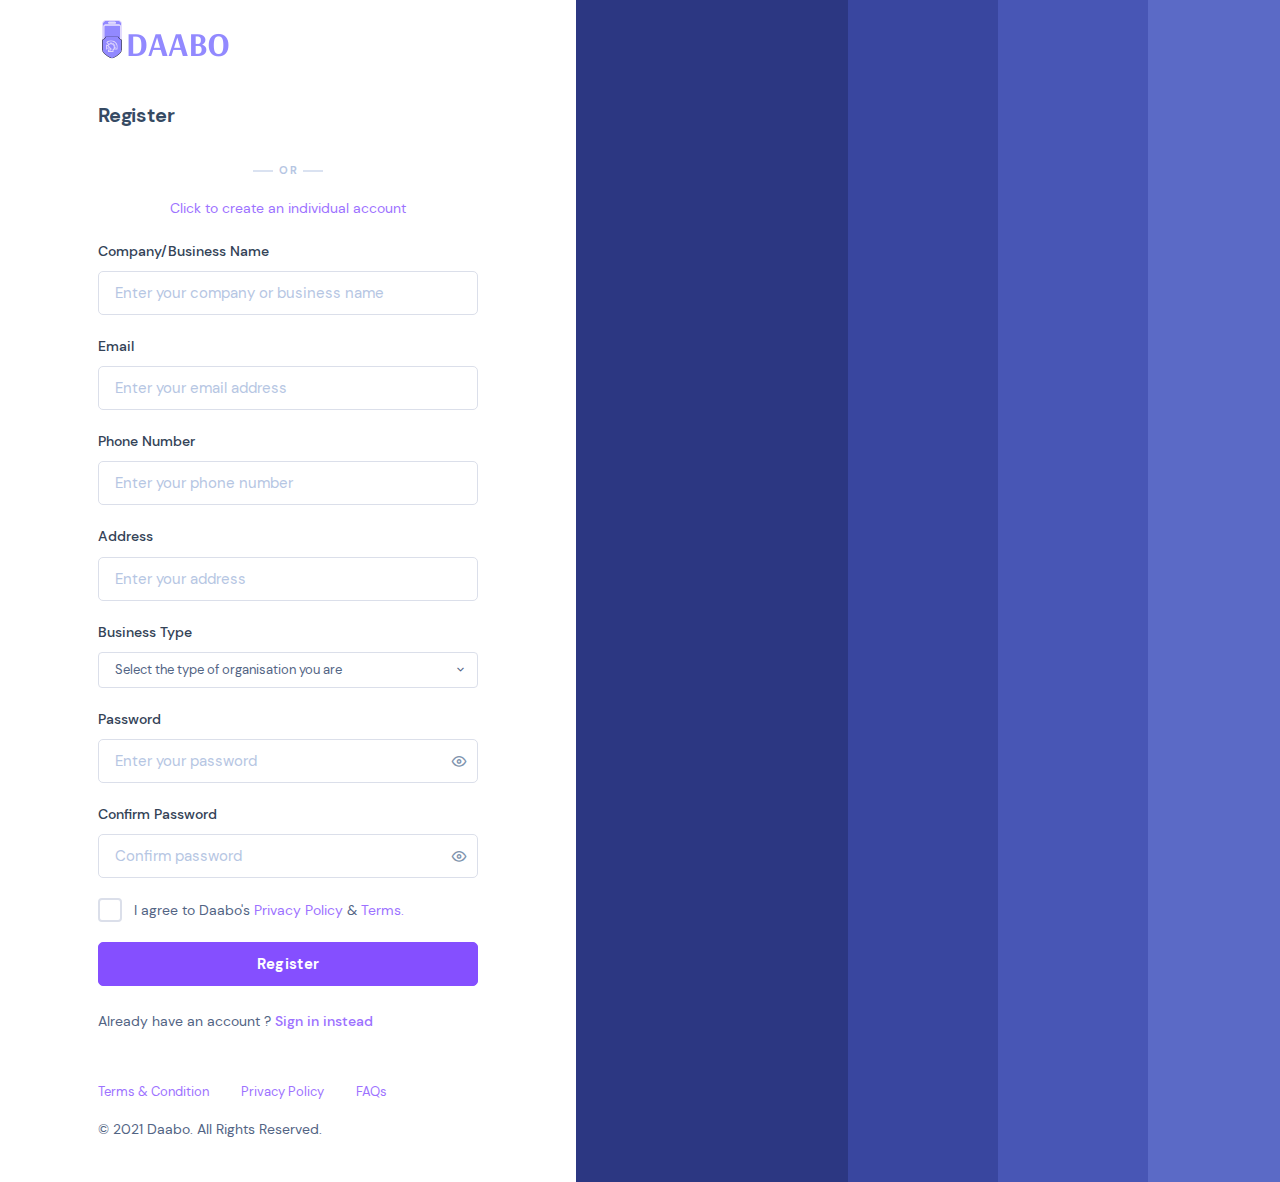
<file: Edited company register.html>
<!DOCTYPE html>
<html lang="zxx" class="js">

<head>
    <meta charset="utf-8">
    <meta name="author" content="Daabo">
    <meta name="viewport" content="width=device-width, initial-scale=1, shrink-to-fit=no">
    <meta name="description" content="index for Daabo Device Protection">
    <!-- Fav Icon  -->
    <link rel="shortcut icon" href="./assets/Daabo icon.png">
    <!-- Page Title  -->
    <title>Business/Company Register | Daabo Device Protection</title>
    <!-- StyleSheets  -->
    <link rel="stylesheet" href="./assets/css/dashlite.css">
</head>

<body class="nk-body bg-white npc-default pg-auth">
    <div class="nk-app-root">
        <!-- main @s -->
        <div class="nk-main ">
            <!-- wrap @s -->
            <div class="nk-wrap nk-wrap-nosidebar">
                <!-- content @s -->
                <div class="nk-content ">
                    <div class="nk-split nk-split-page nk-split-md">
                        <div class="nk-split-content nk-block-area nk-block-area-column nk-auth-container bg-white w-lg-45">
                            
                            <div class="nk-block nk-block-middle nk-auth-body">
                                <div class="brand-logo pb-5">
                                    <a href="index.html" class="logo-link">
                                        <img class="logo-light logo-img logo-img-lg" src="./assets/Daabo.png" srcset="./images/logo2x.png 2x" alt="logo">
                                        <img class="logo-dark logo-img logo-img-lg" src="./assets/Daabo.png" srcset="./images/logo-dark2x.png 2x" alt="logo-dark">
                                    </a>
                                </div>
                                <div class="nk-block-head">
                                    <div class="nk-block-head-content">
                                        <h5 class="nk-block-title">Register</h5>

                                        <div class="text-center pt-4 pb-3">
                                            <h6 class="overline-title overline-title-sap"><span>OR</span></h6>
                                        </div>
                                        <div class="nk-block-des text-center">
                                            <a href="#">Click to create an individual account</a>
                                            
                                        </div>
                                        
                                    </div>
                                </div><!-- .nk-block-head -->
                                <form action="html/pages/auths/auth-success-v3.html">
                                    <div class="form-group">
                                        <label class="form-label" for="full-name">Company/Business Name</label>
                                        <input type="text" class="form-control form-control-lg" id="name" placeholder="Enter your company or business name">
                                    </div>
                                    <div class="form-group">
                                        <label class="form-label" for="email">Email</label>
                                        <input type="text" class="form-control form-control-lg" id="email" placeholder="Enter your email address">
                                    </div>
                                    <div class="form-group">
                                        <label class="form-label" for="">Phone Number</label>
                                        <input type="number" class="form-control form-control-lg" id="phone-number" placeholder="Enter your phone number">
                                    </div>
                                    <div class="form-group">
                                        <label class="form-label" for="">Address</label>
                                        <input type="text" class="form-control form-control-lg" id="address" placeholder="Enter your address">
                                    </div>
                                    <div class="form-group">
                                        <label class="form-label" for="full-name">Business Type</label>
                                        <div class="form-control-wrap">
                                            <select class="form-select">
                                                <option value="default_option">Select the type of organisation you are</option>
                                                <option value="option_select_name">Device retailer (Seller)</option>
                                                <option value="option_select_name">Device repairer</option>
                                                <option value="option_select_name">Device parts supplier</option>
                                                <option value="option_select_name">Business team (1 - 50)</option>
                                                <option value="option_select_name">Corporate team (50+)</option>
                                                <option value="option_select_name">Finacial institutions</option>
                                                <option value="option_select_name">Device payemnet lender</option>
                                                <option value="option_select_name">Schools</option>
                                                <option value="option_select_name">Travel Agency</option>
                                                <option value="option_select_name">Employee benefits provider</option>
                                                <option value="option_select_name">Events company</option>
                                                <option value="option_select_name">Other</option>
                                            </select>
                                        </div>
                                    </div>
                                    <div class="form-group">
                                        <label class="form-label" for="password">Password</label>
                                        <div class="form-control-wrap">
                                            <a tabindex="-1" href="#" class="form-icon form-icon-right passcode-switch" data-target="password">
                                                <em class="passcode-icon icon-show icon ni ni-eye"></em>
                                                <em class="passcode-icon icon-hide icon ni ni-eye-off"></em>
                                            </a>
                                            <input type="password" class="form-control form-control-lg" id="password" placeholder="Enter your password">
                                        </div>
                                    </div>
                                    <div class="form-group">
                                        <label class="form-label" for="password">Confirm Password</label>
                                        <div class="form-control-wrap">
                                            <a tabindex="-1" href="#" class="form-icon form-icon-right passcode-switch" data-target="password">
                                                <em class="passcode-icon icon-show icon ni ni-eye"></em>
                                                <em class="passcode-icon icon-hide icon ni ni-eye-off"></em>
                                            </a>
                                            <input type="password" class="form-control form-control-lg" id="password" placeholder="Confirm password">
                                        </div>
                                    </div>
                                    <div class="form-group">
                                        <div class="custom-control custom-control-xs custom-checkbox">
                                            <input type="checkbox" class="custom-control-input" id="checkbox">
                                            <label class="custom-control-label" for="checkbox">I agree to Daabo's <a tabindex="-1" href="#">Privacy Policy</a> &amp; <a tabindex="-1" href="#"> Terms.</a></label>
                                        </div>
                                    </div>
                                    <div class="form-group">
                                        <button class="btn btn-lg btn-primary btn-block">Register</button>
                                    </div>
                                </form><!-- form -->
                                <div class="form-note-s2 pt-4"> Already have an account ? <a href="login.html"><strong>Sign in instead</strong></a>
                                </div>
                               
                            </div><!-- .nk-block -->
                            <div class="nk-block nk-auth-footer">
                                <div class="nk-block-between">
                                    <ul class="nav nav-sm">
                                        <li class="nav-item">
                                            <a class="nav-link" href="#">Terms & Condition</a>
                                        </li>
                                        <li class="nav-item">
                                            <a class="nav-link" href="#">Privacy Policy</a>
                                        </li>
                                        <li class="nav-item">
                                            <a class="nav-link" href="#">FAQs</a>
                                        </li>
                                        
                                    </ul><!-- nav -->
                                </div>
                                <div class="mt-3">
                                    <p>&copy; 2021 Daabo. All Rights Reserved.</p>
                                </div>
                            </div><!-- nk-block -->
                        </div><!-- nk-split-content -->
                        <div class="nk-split-content nk-split-stretch bg-abstract"></div><!-- nk-split-content -->
                    </div><!-- nk-split -->
                </div>
                <!-- wrap @e -->
            </div>
            <!-- content @e -->
        </div>
        <!-- main @e -->
    </div>
    <!-- app-root @e -->
    <!-- JavaScript -->
    <script src="./assets/js/bundle.js"></script>
    <script src="./assets/js/scripts.js"></script>

</html>
</file>
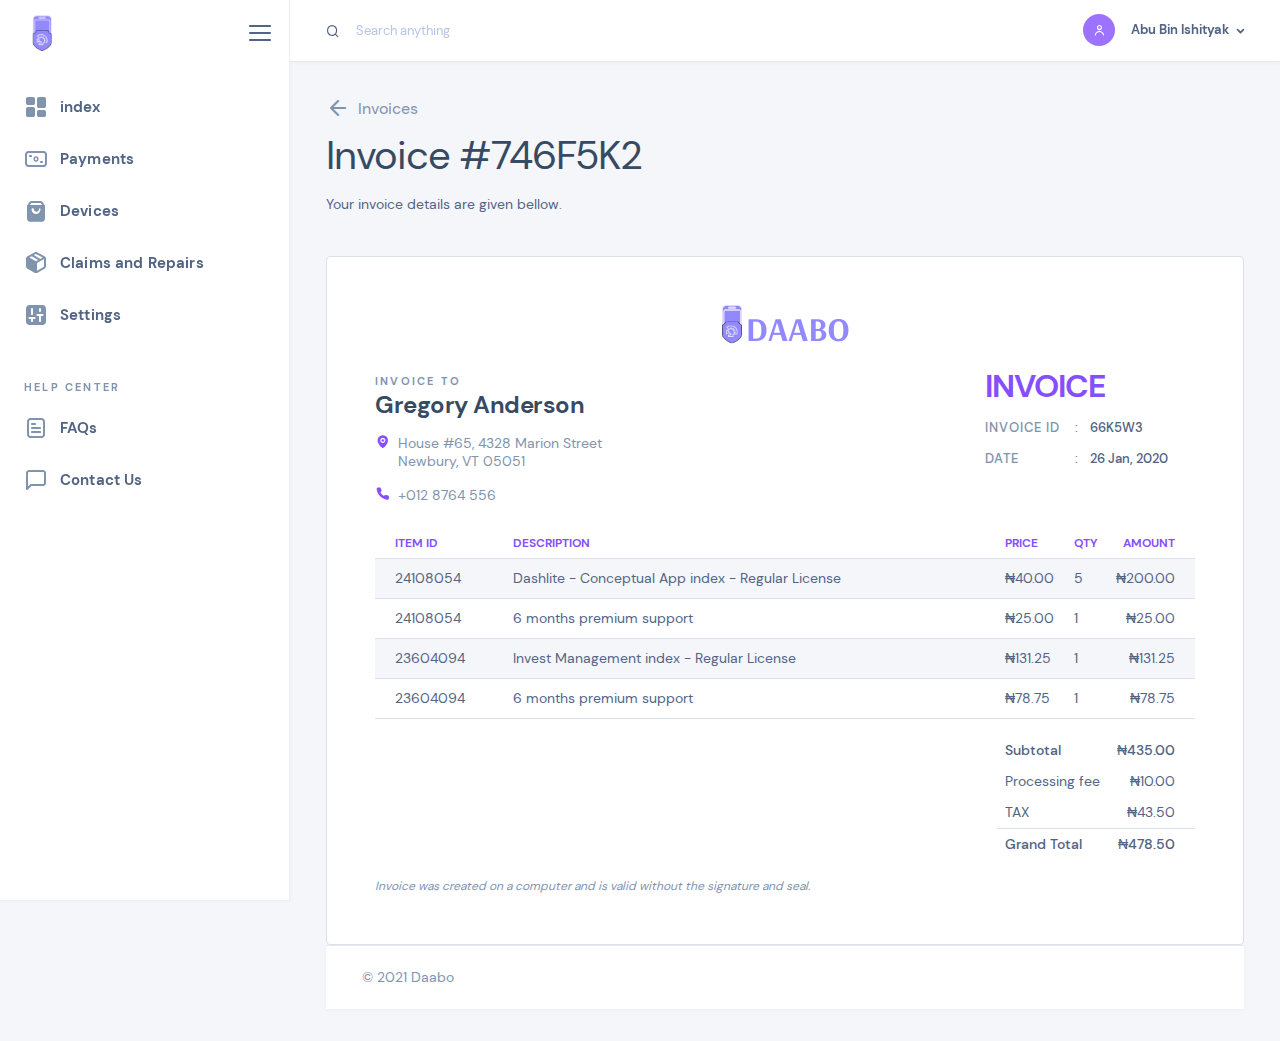
<file: invoice-details.html>
<!DOCTYPE html>
<html lang="zxx" class="js">

    <head>
    
        <meta charset="utf-8">
        <meta name="author" content="Softnio">
        <meta name="viewport" content="width=device-width, initial-scale=1, shrink-to-fit=no">
        <meta name="description" content="Device protection">
        <!-- Fav Icon  -->
        <link rel="shortcut icon" href="./assets/Daabo icon.png">
        <!-- Page Title  -->
        <title>Invoice Details | Daabo</title>
        <!-- StyleSheets  -->
        <link rel="stylesheet" href="./assets/css/dashlite.css">
        
    </head>
    
    <body class="nk-body bg-lighter npc-general has-sidebar ">
        <div class="nk-app-root">
            <!-- main @s -->
            <div class="nk-main ">
                <!-- sidebar @s -->
                <div class="nk-sidebar nk-sidebar-fixed is-light " data-content="sidebarMenu">
                    <div class="nk-sidebar-element nk-sidebar-head">
                        <div class="nk-sidebar-brand">
                            <a href="dashbaord.html" class="logo-link nk-sidebar-logo">
                                
                                
                                <img class="logo-small logo-img logo-img-small" src="./assets/Daabo icon.png" srcset="./images/logo-small2x.png 2x" alt="logo-small">
                            </a>
                        </div>
                        <div class="nk-menu-trigger mr-n2">
                            <a href="#" class="nk-nav-toggle nk-quick-nav-icon d-xl-none" data-target="sidebarMenu"><em class="icon ni ni-arrow-left"></em></a>
                            <a href="#" class="nk-nav-compact nk-quick-nav-icon d-none d-xl-inline-flex" data-target="sidebarMenu"><em class="icon ni ni-menu"></em></a>
                        </div>
                    </div><!-- .nk-sidebar-element -->
                    <div class="nk-sidebar-element">
                        <div class="nk-sidebar-content">
                            <div class="nk-sidebar-menu" data-simplebar>
                                <ul class="nk-menu">
                                    <li class="nk-menu-item">
                                        <a href="./dashbaord.html" class="nk-menu-link">
                                            <span class="nk-menu-icon"><em class="icon ni ni-index-fill"></em></span>
                                            <span class="nk-menu-text">index</span>
                                        </a>
                                    </li><!-- .nk-menu-item -->
                                    <li class="nk-menu-item">
                                        <a href="./payments.html" class="nk-menu-link">
                                            <span class="nk-menu-icon"><em class="icon ni ni-money"></em></span>
                                            <span class="nk-menu-text">Payments</span>
                                        </a>
                                    </li><!-- .nk-menu-item -->
                                    <li class="nk-menu-item">
                                        <a href="devices.html" class="nk-menu-link">
                                            <span class="nk-menu-icon"><em class="icon ni ni-bag-fill"></em></span>
                                            <span class="nk-menu-text">Devices</span>
                                        </a>
                                    </li><!-- .nk-menu-item -->
                                    <li class="nk-menu-item">
                                        <a href="./claims-and-requests.html" class="nk-menu-link">
                                            <span class="nk-menu-icon"><em class="icon ni ni-package-fill"></em></span>
                                            <span class="nk-menu-text">Claims and Repairs</span>
                                        </a>
                                    </li><!-- .nk-menu-item -->
                                    
                                   
                                    <li class="nk-menu-item">
                                        <a href="./settings.html" class="nk-menu-link">
                                            <span class="nk-menu-icon"><em class="icon ni ni-opt-alt-fill"></em></span>
                                            <span class="nk-menu-text">Settings</span>
                                        </a>
                                    </li><!-- .nk-menu-item -->
                                    
                                    <li class="nk-menu-heading">
                                        <h6 class="overline-title text-primary-alt">Help Center</h6>
                                    </li><!-- .nk-menu-item -->
                                    <li class="nk-menu-item">
                                        <a href="getdaabo.com/faq" class="nk-menu-link">
                                            <span class="nk-menu-icon"><em class="icon ni ni-todo"></em></span>
                                            <span class="nk-menu-text">FAQs</span>
                                        </a>
                                    </li><!-- .nk-menu-item -->
                                    <li class="nk-menu-item">
                                        <a href="getdaabo.com/contact" target="_balnk" class="nk-menu-link">
                                            <span class="nk-menu-icon"><em class="icon ni ni-msg"></em></span>
                                            <span class="nk-menu-text">Contact Us</span>
                                        </a>
                                    </li><!-- .nk-menu-item -->

                                </ul><!-- .nk-menu -->
                            </div><!-- .nk-sidebar-menu -->
                        </div><!-- .nk-sidebar-content -->
                    </div><!-- .nk-sidebar-element -->
                </div>
                <!-- sidebar @e -->
                <!-- wrap @s -->
                <div class="nk-wrap ">
                    <!-- main header @s -->
                    <div class="nk-header nk-header-fixed is-light">
                        <div class="container-fluid">
                            <div class="nk-header-wrap">
                                <div class="nk-menu-trigger d-xl-none ml-n1">
                                    <a href="#" class="nk-nav-toggle nk-quick-nav-icon" data-target="sidebarMenu"><em class="icon ni ni-menu"></em></a>
                                </div>
                                <div class="nk-header-brand d-xl-none">
                                    <a href="./dashbaord.html" class="logo-link">
                                        <img class="logo-light logo-img" src="./assets/Daabo icon.png" srcset="./images/logo2x.png 2x" alt="logo">
                                        
                                    </a>
                                </div><!-- .nk-header-brand -->
                                <div class="nk-header-search ml-3 ml-xl-0">
                                    <em class="icon ni ni-search"></em>
                                    <input type="text" class="form-control border-transparent form-focus-none" placeholder="Search anything">
                                </div><!-- .nk-header-news -->
                                <div class="nk-header-tools">
                                    <ul class="nk-quick-nav">
                                        
                                        
                                        <li class="dropdown user-dropdown">
                                            <a href="#" class="dropdown-toggle mr-n1" data-toggle="dropdown">
                                                <div class="user-toggle">
                                                    <div class="user-avatar sm">
                                                        <em class="icon ni ni-user-alt"></em>
                                                    </div>
                                                    <div class="user-info d-none d-xl-block">
                                                        
                                                        <div class="user-name dropdown-indicator">Abu Bin Ishityak</div>
                                                    </div>
                                                </div>
                                            </a>
                                            <div class="dropdown-menu dropdown-menu-md dropdown-menu-right">
                                                <div class="dropdown-inner user-card-wrap bg-lighter d-none d-md-block">
                                                    <div class="user-card">
                                                        <div class="user-avatar">
                                                            <span>AB</span>
                                                        </div>
                                                        <div class="user-info">
                                                            <span class="lead-text">Abu Bin Ishtiyak</span>
                                                            <span class="sub-text">info@softnio.com</span>
                                                        </div>
                                                    </div>
                                                </div>
                                                <div class="dropdown-inner">
                                                    <ul class="link-list">
                                                        
                                                        <li><a href="./settings.html"><em class="icon ni ni-setting-alt"></em><span>Setting</span></a></li>
                                                        <li><a class="dark-switch" href="#"><em class="icon ni ni-moon"></em><span>Dark Mode</span></a></li>
                                                    </ul>
                                                </div>
                                                <div class="dropdown-inner">
                                                    <ul class="link-list">
                                                        <li><a href="#"><em class="icon ni ni-signout"></em><span>Sign out</span></a></li>
                                                    </ul>
                                                </div>
                                            </div>
                                        </li>
                                    </ul>
                                </div>
                            </div><!-- .nk-header-wrap -->
                        </div><!-- .container-fliud -->
                    </div>
                    <!-- main header @e -->



                <!-- content @s -->
                <div class="nk-content ">
                    <div class="container wide-xl">
                        <div class="nk-content-inner">
                            


                            <div class="nk-content-body">
                                <div class="nk-content-wrap">
                                    <div class="nk-block-head nk-block-head-lg">
                                        <div class="nk-block-head-sub"><a class="back-to" href="./payments.html"><em class="icon ni ni-arrow-left"></em><span>Invoices</span></a></div>
                                        <div class="nk-block-between-md g-4">
                                            <div class="nk-block-head-content">
                                                <h2 class="nk-block-title fw-normal">Invoice #746F5K2</h2>
                                                <div class="nk-block-des">
                                                    <p>Your invoice details are given bellow.</p>
                                                </div>
                                            </div>
                                        </div>
                                    </div><!-- .nk-block-head -->
                                    <div class="nk-block">
                                        <div class="invoice">
                                            
                                            <div class="invoice-wrap">
                                                <div class="invoice-brand text-center">
                                                    <img src="./assets/Daabo.png" srcset="./images/logo-dark2x.png 2x" alt="">
                                                </div>
                                                <div class="invoice-head">
                                                    <div class="invoice-contact">
                                                        <span class="overline-title">Invoice To</span>
                                                        <div class="invoice-contact-info">
                                                            <h4 class="title">Gregory Anderson</h4>
                                                            <ul class="list-plain">
                                                                <li><em class="icon ni ni-map-pin-fill"></em><span>House #65, 4328 Marion Street<br>Newbury, VT 05051</span></li>
                                                                <li><em class="icon ni ni-call-fill"></em><span>+012 8764 556</span></li>
                                                            </ul>
                                                        </div>
                                                    </div>
                                                    <div class="invoice-desc">
                                                        <h3 class="title">Invoice</h3>
                                                        <ul class="list-plain">
                                                            <li class="invoice-id"><span>Invoice ID</span>:<span>66K5W3</span></li>
                                                            <li class="invoice-date"><span>Date</span>:<span>26 Jan, 2020</span></li>
                                                        </ul>
                                                    </div>
                                                </div><!-- .invoice-head -->
                                                <div class="invoice-bills">
                                                    <div class="table-responsive">
                                                        <table class="table table-striped">
                                                            <thead>
                                                                <tr>
                                                                    <th class="w-150px">Item ID</th>
                                                                    <th class="w-60">Description</th>
                                                                    <th>Price</th>
                                                                    <th>Qty</th>
                                                                    <th>Amount</th>
                                                                </tr>
                                                            </thead>
                                                            <tbody>
                                                                <tr>
                                                                    <td>24108054</td>
                                                                    <td>Dashlite - Conceptual App index - Regular License</td>
                                                                    <td>₦40.00</td>
                                                                    <td>5</td>
                                                                    <td>₦200.00</td>
                                                                </tr>
                                                                <tr>
                                                                    <td>24108054</td>
                                                                    <td>6 months premium support</td>
                                                                    <td>₦25.00</td>
                                                                    <td>1</td>
                                                                    <td>₦25.00</td>
                                                                </tr>
                                                                <tr>
                                                                    <td>23604094</td>
                                                                    <td>Invest Management index - Regular License</td>
                                                                    <td>₦131.25</td>
                                                                    <td>1</td>
                                                                    <td>₦131.25</td>
                                                                </tr>
                                                                <tr>
                                                                    <td>23604094</td>
                                                                    <td>6 months premium support</td>
                                                                    <td>₦78.75</td>
                                                                    <td>1</td>
                                                                    <td>₦78.75</td>
                                                                </tr>
                                                            </tbody>
                                                            <tfoot>
                                                                <tr>
                                                                    <td colspan="2"></td>
                                                                    <td colspan="2">Subtotal</td>
                                                                    <td>₦435.00</td>
                                                                </tr>
                                                                <tr>
                                                                    <td colspan="2"></td>
                                                                    <td colspan="2">Processing fee</td>
                                                                    <td>₦10.00</td>
                                                                </tr>
                                                                <tr>
                                                                    <td colspan="2"></td>
                                                                    <td colspan="2">TAX</td>
                                                                    <td>₦43.50</td>
                                                                </tr>
                                                                <tr>
                                                                    <td colspan="2"></td>
                                                                    <td colspan="2">Grand Total</td>
                                                                    <td>₦478.50</td>
                                                                </tr>
                                                            </tfoot>
                                                        </table>
                                                        <div class="nk-notes ff-italic fs-12px text-soft"> Invoice was created on a computer and is valid without the signature and seal. </div>
                                                    </div>
                                                </div><!-- .invoice-bills -->
                                            </div><!-- .invoice-wrap -->
                                        </div><!-- .invoice -->
                                    </div><!-- .nk-block -->
                                </div>
                                <!-- footer @s -->
                                <div class="nk-footer">
                                    <div class="container wide-xl">
                                        <div class="nk-footer-wrap g-2">
                                            <div class="nk-footer-copyright"> &copy; 2021 Daabo
                                            </div>
                                            
                                        </div>
                                    </div>
                                </div>
                                <!-- footer @e -->
                            </div>
                        </div>
                    </div>
                </div>
                <!-- content @e -->
            </div>
            <!-- wrap @e -->
        </div>
        <!-- main @e -->
    </div>
    <!-- app-root @e -->
    <!-- JavaScript -->
    <script src="./assets/js/bundle.js"></script>
    <script src="./assets/js/scripts.js"></script>
</body>

</html>
</file>
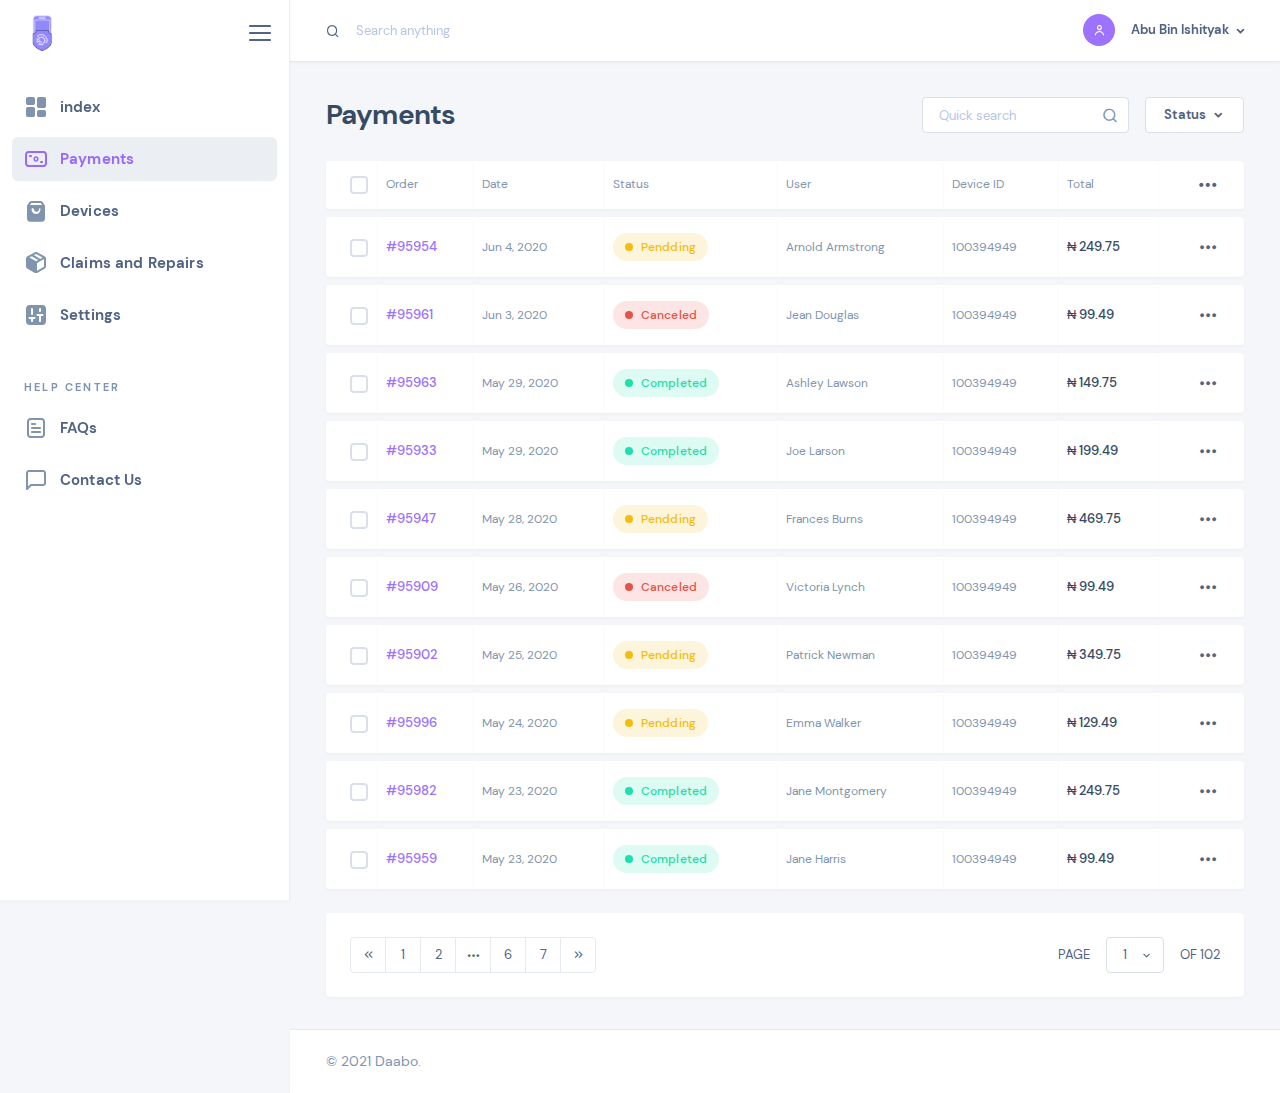
<file: payments.html>
<!DOCTYPE html>
<html lang="zxx" class="js">

    <head>
    
        <meta charset="utf-8">
        <meta name="author" content="Softnio">
        <meta name="viewport" content="width=device-width, initial-scale=1, shrink-to-fit=no">
        <meta name="description" content="Device protection">
        <!-- Fav Icon  -->
        <link rel="shortcut icon" href="./assets/Daabo icon.png">
        <!-- Page Title  -->
        <title>Payments| Daabo</title>
        <!-- StyleSheets  -->
        <link rel="stylesheet" href="./assets/css/dashlite.css">
        
    </head>
    
    <body class="nk-body bg-lighter npc-general has-sidebar ">
        <div class="nk-app-root">
            <!-- main @s -->
            <div class="nk-main ">
                <!-- sidebar @s -->
                <div class="nk-sidebar nk-sidebar-fixed is-light " data-content="sidebarMenu">
                    <div class="nk-sidebar-element nk-sidebar-head">
                        <div class="nk-sidebar-brand">
                            <a href="dashbaord.html" class="logo-link nk-sidebar-logo">
                                
                                
                                <img class="logo-small logo-img logo-img-small" src="./assets/Daabo icon.png" srcset="./images/logo-small2x.png 2x" alt="logo-small">
                            </a>
                        </div>
                        <div class="nk-menu-trigger mr-n2">
                            <a href="#" class="nk-nav-toggle nk-quick-nav-icon d-xl-none" data-target="sidebarMenu"><em class="icon ni ni-arrow-left"></em></a>
                            <a href="#" class="nk-nav-compact nk-quick-nav-icon d-none d-xl-inline-flex" data-target="sidebarMenu"><em class="icon ni ni-menu"></em></a>
                        </div>
                    </div><!-- .nk-sidebar-element -->
                    <div class="nk-sidebar-element">
                        <div class="nk-sidebar-content">
                            <div class="nk-sidebar-menu" data-simplebar>
                                <ul class="nk-menu">
                                    <li class="nk-menu-item">
                                        <a href="./dashbaord.html" class="nk-menu-link">
                                            <span class="nk-menu-icon"><em class="icon ni ni-index-fill"></em></span>
                                            <span class="nk-menu-text">index</span>
                                        </a>
                                    </li><!-- .nk-menu-item -->
                                    <li class="nk-menu-item">
                                        <a href="./payments.html" class="nk-menu-link">
                                            <span class="nk-menu-icon"><em class="icon ni ni-money"></em></span>
                                            <span class="nk-menu-text">Payments</span>
                                        </a>
                                    </li><!-- .nk-menu-item -->
                                    <li class="nk-menu-item">
                                        <a href="devices.html" class="nk-menu-link">
                                            <span class="nk-menu-icon"><em class="icon ni ni-bag-fill"></em></span>
                                            <span class="nk-menu-text">Devices</span>
                                        </a>
                                    </li><!-- .nk-menu-item -->
                                    <li class="nk-menu-item">
                                        <a href="./claims-and-requests.html" class="nk-menu-link">
                                            <span class="nk-menu-icon"><em class="icon ni ni-package-fill"></em></span>
                                            <span class="nk-menu-text">Claims and Repairs</span>
                                        </a>
                                    </li><!-- .nk-menu-item -->
                                    
                                   
                                    <li class="nk-menu-item">
                                        <a href="./settings.html" class="nk-menu-link">
                                            <span class="nk-menu-icon"><em class="icon ni ni-opt-alt-fill"></em></span>
                                            <span class="nk-menu-text">Settings</span>
                                        </a>
                                    </li><!-- .nk-menu-item -->
                                    
                                    <li class="nk-menu-heading">
                                        <h6 class="overline-title text-primary-alt">Help Center</h6>
                                    </li><!-- .nk-menu-item -->
                                    <li class="nk-menu-item">
                                        <a href="getdaabo.com/faq" class="nk-menu-link">
                                            <span class="nk-menu-icon"><em class="icon ni ni-todo"></em></span>
                                            <span class="nk-menu-text">FAQs</span>
                                        </a>
                                    </li><!-- .nk-menu-item -->
                                    <li class="nk-menu-item">
                                        <a href="getdaabo.com/contact" target="_balnk" class="nk-menu-link">
                                            <span class="nk-menu-icon"><em class="icon ni ni-msg"></em></span>
                                            <span class="nk-menu-text">Contact Us</span>
                                        </a>
                                    </li><!-- .nk-menu-item -->

                                </ul><!-- .nk-menu -->
                            </div><!-- .nk-sidebar-menu -->
                        </div><!-- .nk-sidebar-content -->
                    </div><!-- .nk-sidebar-element -->
                </div>
                <!-- sidebar @e -->
                <!-- wrap @s -->
                <div class="nk-wrap ">
                    <!-- main header @s -->
                    <div class="nk-header nk-header-fixed is-light">
                        <div class="container-fluid">
                            <div class="nk-header-wrap">
                                <div class="nk-menu-trigger d-xl-none ml-n1">
                                    <a href="#" class="nk-nav-toggle nk-quick-nav-icon" data-target="sidebarMenu"><em class="icon ni ni-menu"></em></a>
                                </div>
                                <div class="nk-header-brand d-xl-none">
                                    <a href="./dashbaord.html" class="logo-link">
                                        <img class="logo-light logo-img" src="./assets/Daabo icon.png" srcset="./images/logo2x.png 2x" alt="logo">
                                        
                                    </a>
                                </div><!-- .nk-header-brand -->
                                <div class="nk-header-search ml-3 ml-xl-0">
                                    <em class="icon ni ni-search"></em>
                                    <input type="text" class="form-control border-transparent form-focus-none" placeholder="Search anything">
                                </div><!-- .nk-header-news -->
                                <div class="nk-header-tools">
                                    <ul class="nk-quick-nav">
                                        
                                        
                                        <li class="dropdown user-dropdown">
                                            <a href="#" class="dropdown-toggle mr-n1" data-toggle="dropdown">
                                                <div class="user-toggle">
                                                    <div class="user-avatar sm">
                                                        <em class="icon ni ni-user-alt"></em>
                                                    </div>
                                                    <div class="user-info d-none d-xl-block">
                                                        
                                                        <div class="user-name dropdown-indicator">Abu Bin Ishityak</div>
                                                    </div>
                                                </div>
                                            </a>
                                            <div class="dropdown-menu dropdown-menu-md dropdown-menu-right">
                                                <div class="dropdown-inner user-card-wrap bg-lighter d-none d-md-block">
                                                    <div class="user-card">
                                                        <div class="user-avatar">
                                                            <span>AB</span>
                                                        </div>
                                                        <div class="user-info">
                                                            <span class="lead-text">Abu Bin Ishtiyak</span>
                                                            <span class="sub-text">info@softnio.com</span>
                                                        </div>
                                                    </div>
                                                </div>
                                                <div class="dropdown-inner">
                                                    <ul class="link-list">
                                                        
                                                        <li><a href="./settings.html"><em class="icon ni ni-setting-alt"></em><span>Setting</span></a></li>
                                                        <li><a class="dark-switch" href="#"><em class="icon ni ni-moon"></em><span>Dark Mode</span></a></li>
                                                    </ul>
                                                </div>
                                                <div class="dropdown-inner">
                                                    <ul class="link-list">
                                                        <li><a href="#"><em class="icon ni ni-signout"></em><span>Sign out</span></a></li>
                                                    </ul>
                                                </div>
                                            </div>
                                        </li>
                                    </ul>
                                </div>
                            </div><!-- .nk-header-wrap -->
                        </div><!-- .container-fliud -->
                    </div>
                    <!-- main header @e -->

                <!-- content @s -->
                <div class="nk-content ">
                    <div class="container-fluid">
                        <div class="nk-content-inner">
                            <div class="nk-content-body">
                                <div class="nk-block-head nk-block-head-sm">
                                    <div class="nk-block-between">
                                        <div class="nk-block-head-content">
                                            <h3 class="nk-block-title page-title">Payments</h3>
                                        </div><!-- .nk-block-head-content -->
                                        <div class="nk-block-head-content">
                                            <div class="toggle-wrap nk-block-tools-toggle">
                                                <a href="#" class="btn btn-icon btn-trigger toggle-expand mr-n1" data-target="pageMenu"><em class="icon ni ni-more-v"></em></a>
                                                <div class="toggle-expand-content" data-content="pageMenu">
                                                    <ul class="nk-block-tools g-3">
                                                        <li>
                                                            <div class="form-control-wrap">
                                                                <div class="form-icon form-icon-right">
                                                                    <em class="icon ni ni-search"></em>
                                                                </div>
                                                                <input type="text" class="form-control" id="default-04" placeholder="Quick search">
                                                            </div>
                                                        </li>
                                                        <li>
                                                            <div class="drodown">
                                                                <a href="#" class="dropdown-toggle dropdown-indicator btn btn-outline-light btn-white" data-toggle="dropdown">Status</a>
                                                                <div class="dropdown-menu dropdown-menu-right">
                                                                    <ul class="link-list-opt no-bdr">
                                                                        <li><a href="#"><span>Pendding</span></a></li>
                                                                        <li><a href="#"><span>Completed</span></a></li>
                                                                        <li><a href="#"><span>Canceled</span></a></li>
                                                                    </ul>
                                                                </div>
                                                            </div>
                                                        </li>
                                                       
                                                    </ul>
                                                </div>
                                            </div>
                                        </div><!-- .nk-block-head-content -->
                                    </div><!-- .nk-block-between -->
                                </div><!-- .nk-block-head -->
                                <div class="nk-block">
                                    <div class="nk-tb-list is-separate is-medium mb-3">
                                        <div class="nk-tb-item nk-tb-head">
                                            <div class="nk-tb-col nk-tb-col-check">
                                                <div class="custom-control custom-control-sm custom-checkbox notext">
                                                    <input type="checkbox" class="custom-control-input" id="uid">
                                                    <label class="custom-control-label" for="uid"></label>
                                                </div>
                                            </div>
                                            <div class="nk-tb-col"><span>Order</span></div>
                                            <div class="nk-tb-col tb-col-md"><span>Date</span></div>
                                            <div class="nk-tb-col"><span class="d-none d-mb-block">Status</span></div>
                                            <div class="nk-tb-col tb-col-sm"><span>User</span></div>
                                            <div class="nk-tb-col tb-col-md"><span>Device ID</span></div>
                                            <div class="nk-tb-col"><span>Total</span></div>
                                            <div class="nk-tb-col nk-tb-col-tools">
                                                <ul class="nk-tb-actions gx-1 my-n1">
                                                    <li>
                                                        <div class="drodown">
                                                            <a href="#" class="dropdown-toggle btn btn-icon btn-trigger mr-n1" data-toggle="dropdown"><em class="icon ni ni-more-h"></em></a>
                                                            <div class="dropdown-menu dropdown-menu-right">
                                                                <ul class="link-list-opt no-bdr">
                                                                    <li><a href="#"><em class="icon ni ni-edit"></em><span>Update Status</span></a></li>
                                                                    
                                                                   
                                                                    <li><a href="#"><em class="icon ni ni-report-profit"></em><span>Send Invoice</span></a></li>
                                                                    <li><a href="#"><em class="icon ni ni-trash"></em><span>Remove Orders</span></a></li>
                                                                </ul>
                                                            </div>
                                                        </div>
                                                    </li>
                                                </ul>
                                            </div>
                                        </div><!-- .nk-tb-item -->
                                        <div class="nk-tb-item">
                                            <div class="nk-tb-col nk-tb-col-check">
                                                <div class="custom-control custom-control-sm custom-checkbox notext">
                                                    <input type="checkbox" class="custom-control-input" id="uid1">
                                                    <label class="custom-control-label" for="uid1"></label>
                                                </div>
                                            </div>
                                            <div class="nk-tb-col">
                                                <span class="tb-lead"><a href="#">#95954</a></span>
                                            </div>
                                            <div class="nk-tb-col tb-col-md">
                                                <span class="tb-sub">Jun 4, 2020</span>
                                            </div>
                                            <div class="nk-tb-col">
                                                <span class="dot bg-warning d-mb-none"></span>
                                                <span class="badge badge-sm badge-dot has-bg badge-warning d-none d-mb-inline-flex">Pendding</span>
                                            </div>
                                            <div class="nk-tb-col tb-col-sm">
                                                <span class="tb-sub">Arnold Armstrong</span>
                                            </div>
                                            <div class="nk-tb-col tb-col-md">
                                                <span class="tb-sub ">100394949</span>
                                            </div>
                                            <div class="nk-tb-col">
                                                <span class="tb-lead">₦ 249.75</span>
                                            </div>
                                            <div class="nk-tb-col nk-tb-col-tools">
                                                <ul class="nk-tb-actions gx-1">
                                                    
                                                        <div class="drodown mr-n1">
                                                            <a href="#" class="dropdown-toggle btn btn-icon btn-trigger" data-toggle="dropdown"><em class="icon ni ni-more-h"></em></a>
                                                            <div class="dropdown-menu dropdown-menu-right">
                                                                <ul class="link-list-opt no-bdr">
                                                                    <li><a href="invoice-details.html"><em class="icon ni ni-eye"></em><span>Order Details</span></a></li>
                                                                    
                                                                   
                                                                    <li><a href="#"><em class="icon ni ni-report-profit"></em><span>Send Invoice</span></a></li>
                                                                    
                                                                </ul>
                                                            </div>
                                                        </div>
                                                    </li>
                                                </ul>
                                            </div>
                                        </div><!-- .nk-tb-item -->
                                        <div class="nk-tb-item">
                                            <div class="nk-tb-col nk-tb-col-check">
                                                <div class="custom-control custom-control-sm custom-checkbox notext">
                                                    <input type="checkbox" class="custom-control-input" id="uid2">
                                                    <label class="custom-control-label" for="uid2"></label>
                                                </div>
                                            </div>
                                            <div class="nk-tb-col">
                                                <span class="tb-lead"><a href="#">#95961</a></span>
                                            </div>
                                            <div class="nk-tb-col tb-col-md">
                                                <span class="tb-sub">Jun 3, 2020</span>
                                            </div>
                                            <div class="nk-tb-col">
                                                <span class="dot bg-success d-mb-none"></span>
                                                <span class="badge badge-sm badge-dot has-bg badge-danger d-none d-mb-inline-flex">Canceled</span>
                                            </div>
                                            <div class="nk-tb-col tb-col-sm">
                                                <span class="tb-sub">Jean Douglas</span>
                                            </div>
                                            <div class="nk-tb-col tb-col-md">
                                                <span class="tb-sub ">100394949</span>
                                            </div>
                                            <div class="nk-tb-col">
                                                <span class="tb-lead">₦ 99.49</span>
                                            </div>
                                            <div class="nk-tb-col nk-tb-col-tools">
                                                <ul class="nk-tb-actions gx-1">
                                                    
                                                    <li>
                                                        <div class="drodown mr-n1">
                                                            <a href="#" class="dropdown-toggle btn btn-icon btn-trigger" data-toggle="dropdown"><em class="icon ni ni-more-h"></em></a>
                                                            <div class="dropdown-menu dropdown-menu-right">
                                                                <ul class="link-list-opt no-bdr">
                                                                    <li><a href="#"><em class="icon ni ni-eye"></em><span>Order Details</span></a></li>
                                                                    
                                                                   
                                                                    <li><a href="#"><em class="icon ni ni-report-profit"></em><span>Send Invoice</span></a></li>
                                                                    
                                                                </ul>
                                                            </div>
                                                        </div>
                                                    </li>
                                                </ul>
                                            </div>
                                        </div><!-- .nk-tb-item -->
                                        <div class="nk-tb-item">
                                            <div class="nk-tb-col nk-tb-col-check">
                                                <div class="custom-control custom-control-sm custom-checkbox notext">
                                                    <input type="checkbox" class="custom-control-input" id="uid1">
                                                    <label class="custom-control-label" for="uid1"></label>
                                                </div>
                                            </div>
                                            <div class="nk-tb-col">
                                                <span class="tb-lead"><a href="#">#95963</a></span>
                                            </div>
                                            <div class="nk-tb-col tb-col-md">
                                                <span class="tb-sub">May 29, 2020</span>
                                            </div>
                                            <div class="nk-tb-col">
                                                <span class="dot bg-success d-mb-none"></span>
                                                <span class="badge badge-sm badge-dot has-bg badge-success d-none d-mb-inline-flex">Completed</span>
                                            </div>
                                            <div class="nk-tb-col tb-col-sm">
                                                <span class="tb-sub">Ashley Lawson</span>
                                            </div>
                                            <div class="nk-tb-col tb-col-md">
                                                <span class="tb-sub ">100394949</span>
                                            </div>
                                            <div class="nk-tb-col">
                                                <span class="tb-lead">₦ 149.75</span>
                                            </div>
                                            <div class="nk-tb-col nk-tb-col-tools">
                                                <ul class="nk-tb-actions gx-1">
                                                    
                                                    <li>
                                                        <div class="drodown mr-n1">
                                                            <a href="#" class="dropdown-toggle btn btn-icon btn-trigger" data-toggle="dropdown"><em class="icon ni ni-more-h"></em></a>
                                                            <div class="dropdown-menu dropdown-menu-right">
                                                                <ul class="link-list-opt no-bdr">
                                                                    <li><a href="#"><em class="icon ni ni-eye"></em><span>Order Details</span></a></li>
                                                                    
                                                                   
                                                                    <li><a href="#"><em class="icon ni ni-report-profit"></em><span>Send Invoice</span></a></li>
                                                                    
                                                                </ul>
                                                            </div>
                                                        </div>
                                                    </li>
                                                </ul>
                                            </div>
                                        </div><!-- .nk-tb-item -->
                                        <div class="nk-tb-item">
                                            <div class="nk-tb-col nk-tb-col-check">
                                                <div class="custom-control custom-control-sm custom-checkbox notext">
                                                    <input type="checkbox" class="custom-control-input" id="uid2">
                                                    <label class="custom-control-label" for="uid2"></label>
                                                </div>
                                            </div>
                                            <div class="nk-tb-col">
                                                <span class="tb-lead"><a href="#">#95933</a></span>
                                            </div>
                                            <div class="nk-tb-col tb-col-md">
                                                <span class="tb-sub">May 29, 2020</span>
                                            </div>
                                            <div class="nk-tb-col">
                                                <span class="dot bg-success d-mb-none"></span>
                                                <span class="badge badge-sm badge-dot has-bg badge-success d-none d-mb-inline-flex">Completed</span>
                                            </div>
                                            <div class="nk-tb-col tb-col-sm">
                                                <span class="tb-sub">Joe Larson</span>
                                            </div>
                                            <div class="nk-tb-col tb-col-md">
                                                <span class="tb-sub ">100394949</span>
                                            </div>
                                            <div class="nk-tb-col">
                                                <span class="tb-lead">₦ 199.49</span>
                                            </div>
                                            <div class="nk-tb-col nk-tb-col-tools">
                                                <ul class="nk-tb-actions gx-1">
                                                    
                                                    <li>
                                                        <div class="drodown mr-n1">
                                                            <a href="#" class="dropdown-toggle btn btn-icon btn-trigger" data-toggle="dropdown"><em class="icon ni ni-more-h"></em></a>
                                                            <div class="dropdown-menu dropdown-menu-right">
                                                                <ul class="link-list-opt no-bdr">
                                                                    <li><a href="#"><em class="icon ni ni-eye"></em><span>Order Details</span></a></li>
                                                                    
                                                                   
                                                                    <li><a href="#"><em class="icon ni ni-report-profit"></em><span>Send Invoice</span></a></li>
                                                                    
                                                                </ul>
                                                            </div>
                                                        </div>
                                                    </li>
                                                </ul>
                                            </div>
                                        </div><!-- .nk-tb-item -->
                                        <div class="nk-tb-item">
                                            <div class="nk-tb-col nk-tb-col-check">
                                                <div class="custom-control custom-control-sm custom-checkbox notext">
                                                    <input type="checkbox" class="custom-control-input" id="uid1">
                                                    <label class="custom-control-label" for="uid1"></label>
                                                </div>
                                            </div>
                                            <div class="nk-tb-col">
                                                <span class="tb-lead"><a href="#">#95947</a></span>
                                            </div>
                                            <div class="nk-tb-col tb-col-md">
                                                <span class="tb-sub">May 28, 2020</span>
                                            </div>
                                            <div class="nk-tb-col">
                                                <span class="dot bg-warning d-mb-none"></span>
                                                <span class="badge badge-sm badge-dot has-bg badge-warning d-none d-mb-inline-flex">Pendding</span>
                                            </div>
                                            <div class="nk-tb-col tb-col-sm">
                                                <span class="tb-sub">Frances Burns</span>
                                            </div>
                                            <div class="nk-tb-col tb-col-md">
                                                <span class="tb-sub ">100394949</span>
                                            </div>
                                            <div class="nk-tb-col">
                                                <span class="tb-lead">₦ 469.75</span>
                                            </div>
                                            <div class="nk-tb-col nk-tb-col-tools">
                                                <ul class="nk-tb-actions gx-1">
                                                    
                                                    <li>
                                                        <div class="drodown mr-n1">
                                                            <a href="#" class="dropdown-toggle btn btn-icon btn-trigger" data-toggle="dropdown"><em class="icon ni ni-more-h"></em></a>
                                                            <div class="dropdown-menu dropdown-menu-right">
                                                                <ul class="link-list-opt no-bdr">
                                                                    <li><a href="#"><em class="icon ni ni-eye"></em><span>Order Details</span></a></li>
                                                                    
                                                                   
                                                                    <li><a href="#"><em class="icon ni ni-report-profit"></em><span>Send Invoice</span></a></li>
                                                                    
                                                                </ul>
                                                            </div>
                                                        </div>
                                                    </li>
                                                </ul>
                                            </div>
                                        </div><!-- .nk-tb-item -->
                                        <div class="nk-tb-item">
                                            <div class="nk-tb-col nk-tb-col-check">
                                                <div class="custom-control custom-control-sm custom-checkbox notext">
                                                    <input type="checkbox" class="custom-control-input" id="uid2">
                                                    <label class="custom-control-label" for="uid2"></label>
                                                </div>
                                            </div>
                                            <div class="nk-tb-col">
                                                <span class="tb-lead"><a href="#">#95909</a></span>
                                            </div>
                                            <div class="nk-tb-col tb-col-md">
                                                <span class="tb-sub">May 26, 2020</span>
                                            </div>
                                            <div class="nk-tb-col">
                                                <span class="dot bg-success d-mb-none"></span>
                                                <span class="badge badge-sm badge-dot has-bg badge-danger d-none d-mb-inline-flex">Canceled</span>
                                            </div>
                                            <div class="nk-tb-col tb-col-sm">
                                                <span class="tb-sub">Victoria Lynch</span>
                                            </div>
                                            <div class="nk-tb-col tb-col-md">
                                                <span class="tb-sub ">100394949</span>
                                            </div>
                                            <div class="nk-tb-col">
                                                <span class="tb-lead">₦ 99.49</span>
                                            </div>
                                            <div class="nk-tb-col nk-tb-col-tools">
                                                <ul class="nk-tb-actions gx-1">
                                                    
                                                    <li>
                                                        <div class="drodown mr-n1">
                                                            <a href="#" class="dropdown-toggle btn btn-icon btn-trigger" data-toggle="dropdown"><em class="icon ni ni-more-h"></em></a>
                                                            <div class="dropdown-menu dropdown-menu-right">
                                                                <ul class="link-list-opt no-bdr">
                                                                    <li><a href="invoice-details.html"><em class="icon ni ni-eye"></em><span>Order Details</span></a></li>
                                                                    
                                                                   
                                                                    <li><a href="#"><em class="icon ni ni-report-profit"></em><span>Send Invoice</span></a></li>
                                                                    
                                                                </ul>
                                                            </div>
                                                        </div>
                                                    </li>
                                                </ul>
                                            </div>
                                        </div><!-- .nk-tb-item -->
                                        <div class="nk-tb-item">
                                            <div class="nk-tb-col nk-tb-col-check">
                                                <div class="custom-control custom-control-sm custom-checkbox notext">
                                                    <input type="checkbox" class="custom-control-input" id="uid1">
                                                    <label class="custom-control-label" for="uid1"></label>
                                                </div>
                                            </div>
                                            <div class="nk-tb-col">
                                                <span class="tb-lead"><a href="#">#95902</a></span>
                                            </div>
                                            <div class="nk-tb-col tb-col-md">
                                                <span class="tb-sub">May 25, 2020</span>
                                            </div>
                                            <div class="nk-tb-col">
                                                <span class="dot bg-warning d-mb-none"></span>
                                                <span class="badge badge-sm badge-dot has-bg badge-warning d-none d-mb-inline-flex">Pendding</span>
                                            </div>
                                            <div class="nk-tb-col tb-col-sm">
                                                <span class="tb-sub">Patrick Newman</span>
                                            </div>
                                            <div class="nk-tb-col tb-col-md">
                                                <span class="tb-sub ">100394949</span>
                                            </div>
                                            <div class="nk-tb-col">
                                                <span class="tb-lead">₦ 349.75</span>
                                            </div>
                                            <div class="nk-tb-col nk-tb-col-tools">
                                                <ul class="nk-tb-actions gx-1">
                                                    
                                                    <li>
                                                        <div class="drodown mr-n1">
                                                            <a href="#" class="dropdown-toggle btn btn-icon btn-trigger" data-toggle="dropdown"><em class="icon ni ni-more-h"></em></a>
                                                            <div class="dropdown-menu dropdown-menu-right">
                                                                <ul class="link-list-opt no-bdr">
                                                                    <li><a href="#"><em class="icon ni ni-eye"></em><span>Order Details</span></a></li>
                                                                    
                                                                   
                                                                    <li><a href="#"><em class="icon ni ni-report-profit"></em><span>Send Invoice</span></a></li>
                                                                    
                                                                </ul>
                                                            </div>
                                                        </div>
                                                    </li>
                                                </ul>
                                            </div>
                                        </div><!-- .nk-tb-item -->
                                        <div class="nk-tb-item">
                                            <div class="nk-tb-col nk-tb-col-check">
                                                <div class="custom-control custom-control-sm custom-checkbox notext">
                                                    <input type="checkbox" class="custom-control-input" id="uid2">
                                                    <label class="custom-control-label" for="uid2"></label>
                                                </div>
                                            </div>
                                            <div class="nk-tb-col">
                                                <span class="tb-lead"><a href="#">#95996</a></span>
                                            </div>
                                            <div class="nk-tb-col tb-col-md">
                                                <span class="tb-sub">May 24, 2020</span>
                                            </div>
                                            <div class="nk-tb-col">
                                                <span class="dot bg-warning d-mb-none"></span>
                                                <span class="badge badge-sm badge-dot has-bg badge-warning d-none d-mb-inline-flex">Pendding</span>
                                            </div>
                                            <div class="nk-tb-col tb-col-sm">
                                                <span class="tb-sub">Emma Walker</span>
                                            </div>
                                            <div class="nk-tb-col tb-col-md">
                                                <span class="tb-sub ">100394949</span>
                                            </div>
                                            <div class="nk-tb-col">
                                                <span class="tb-lead">₦ 129.49</span>
                                            </div>
                                            <div class="nk-tb-col nk-tb-col-tools">
                                                <ul class="nk-tb-actions gx-1">
                                                    
                                                    <li>
                                                        <div class="drodown mr-n1">
                                                            <a href="#" class="dropdown-toggle btn btn-icon btn-trigger" data-toggle="dropdown"><em class="icon ni ni-more-h"></em></a>
                                                            <div class="dropdown-menu dropdown-menu-right">
                                                                <ul class="link-list-opt no-bdr">
                                                                    <li><a href="#"><em class="icon ni ni-eye"></em><span>Order Details</span></a></li>
                                                                    
                                                                   
                                                                    <li><a href="#"><em class="icon ni ni-report-profit"></em><span>Send Invoice</span></a></li>
                                                                    
                                                                </ul>
                                                            </div>
                                                        </div>
                                                    </li>
                                                </ul>
                                            </div>
                                        </div><!-- .nk-tb-item -->
                                        <div class="nk-tb-item">
                                            <div class="nk-tb-col nk-tb-col-check">
                                                <div class="custom-control custom-control-sm custom-checkbox notext">
                                                    <input type="checkbox" class="custom-control-input" id="uid1">
                                                    <label class="custom-control-label" for="uid1"></label>
                                                </div>
                                            </div>
                                            <div class="nk-tb-col">
                                                <span class="tb-lead"><a href="#">#95982</a></span>
                                            </div>
                                            <div class="nk-tb-col tb-col-md">
                                                <span class="tb-sub">May 23, 2020</span>
                                            </div>
                                            <div class="nk-tb-col">
                                                <span class="dot bg-success d-mb-none"></span>
                                                <span class="badge badge-sm badge-dot has-bg badge-success d-none d-mb-inline-flex">Completed</span>
                                            </div>
                                            <div class="nk-tb-col tb-col-sm">
                                                <span class="tb-sub">Jane Montgomery</span>
                                            </div>
                                            <div class="nk-tb-col tb-col-md">
                                                <span class="tb-sub ">100394949</span>
                                            </div>
                                            <div class="nk-tb-col">
                                                <span class="tb-lead">₦ 249.75</span>
                                            </div>
                                            <div class="nk-tb-col nk-tb-col-tools">
                                                <ul class="nk-tb-actions gx-1">
                                                    
                                                    <li>
                                                        <div class="drodown mr-n1">
                                                            <a href="#" class="dropdown-toggle btn btn-icon btn-trigger" data-toggle="dropdown"><em class="icon ni ni-more-h"></em></a>
                                                            <div class="dropdown-menu dropdown-menu-right">
                                                                <ul class="link-list-opt no-bdr">
                                                                    <li><a href="#"><em class="icon ni ni-eye"></em><span>Order Details</span></a></li>
                                                                    
                                                                   
                                                                    <li><a href="#"><em class="icon ni ni-report-profit"></em><span>Send Invoice</span></a></li>
                                                                    
                                                                </ul>
                                                            </div>
                                                        </div>
                                                    </li>
                                                </ul>
                                            </div>
                                        </div><!-- .nk-tb-item -->
                                        <div class="nk-tb-item">
                                            <div class="nk-tb-col nk-tb-col-check">
                                                <div class="custom-control custom-control-sm custom-checkbox notext">
                                                    <input type="checkbox" class="custom-control-input" id="uid2">
                                                    <label class="custom-control-label" for="uid2"></label>
                                                </div>
                                            </div>
                                            <div class="nk-tb-col">
                                                <span class="tb-lead"><a href="#">#95959</a></span>
                                            </div>
                                            <div class="nk-tb-col tb-col-md">
                                                <span class="tb-sub">May 23, 2020</span>
                                            </div>
                                            <div class="nk-tb-col">
                                                <span class="dot bg-success d-mb-none"></span>
                                                <span class="badge badge-sm badge-dot has-bg badge-success d-none d-mb-inline-flex">Completed</span>
                                            </div>
                                            <div class="nk-tb-col tb-col-sm">
                                                <span class="tb-sub">Jane Harris</span>
                                            </div>
                                            <div class="nk-tb-col tb-col-md">
                                                <span class="tb-sub ">100394949</span>
                                            </div>
                                            <div class="nk-tb-col">
                                                <span class="tb-lead">₦ 99.49</span>
                                            </div>
                                            <div class="nk-tb-col nk-tb-col-tools">
                                                <ul class="nk-tb-actions gx-1">
                                                    
                                                    <li>
                                                        <div class="drodown mr-n1">
                                                            <a href="#" class="dropdown-toggle btn btn-icon btn-trigger" data-toggle="dropdown"><em class="icon ni ni-more-h"></em></a>
                                                            <div class="dropdown-menu dropdown-menu-right">
                                                                <ul class="link-list-opt no-bdr">
                                                                    <li><a href="#"><em class="icon ni ni-eye"></em><span>Order Details</span></a></li>
                                                                    
                                                                   
                                                                    <li><a href="#"><em class="icon ni ni-report-profit"></em><span>Send Invoice</span></a></li>
                                                                    
                                                                </ul>
                                                            </div>
                                                        </div>
                                                    </li>
                                                </ul>
                                            </div>
                                        </div><!-- .nk-tb-item -->
                                    </div><!-- .nk-tb-list -->
                                    <div class="card">
                                        <div class="card-inner">
                                            <div class="nk-block-between-md g-3">
                                                <div class="g">
                                                    <ul class="pagination justify-content-center justify-content-md-start">
                                                        <li class="page-item"><a class="page-link" href="#"><em class="icon ni ni-chevrons-left"></em></a></li>
                                                        <li class="page-item"><a class="page-link" href="#">1</a></li>
                                                        <li class="page-item"><a class="page-link" href="#">2</a></li>
                                                        <li class="page-item"><span class="page-link"><em class="icon ni ni-more-h"></em></span></li>
                                                        <li class="page-item"><a class="page-link" href="#">6</a></li>
                                                        <li class="page-item"><a class="page-link" href="#">7</a></li>
                                                        <li class="page-item"><a class="page-link" href="#"><em class="icon ni ni-chevrons-right"></em></a></li>
                                                    </ul><!-- .pagination -->
                                                </div>
                                                <div class="g">
                                                    <div class="pagination-goto d-flex justify-content-center justify-content-md-start gx-3">
                                                        <div>Page</div>
                                                        <div>
                                                            <select class="form-select form-select-sm" data-search="on" data-dropdown="xs center">
                                                                <option value="page-1">1</option>
                                                                <option value="page-2">2</option>
                                                                <option value="page-4">4</option>
                                                                <option value="page-5">5</option>
                                                                <option value="page-6">6</option>
                                                                <option value="page-7">7</option>
                                                                <option value="page-8">8</option>
                                                                <option value="page-9">9</option>
                                                                <option value="page-10">10</option>
                                                                <option value="page-11">11</option>
                                                                <option value="page-12">12</option>
                                                                <option value="page-13">13</option>
                                                                <option value="page-14">14</option>
                                                                <option value="page-15">15</option>
                                                                <option value="page-16">16</option>
                                                                <option value="page-17">17</option>
                                                                <option value="page-18">18</option>
                                                                <option value="page-19">19</option>
                                                                <option value="page-20">20</option>
                                                            </select>
                                                        </div>
                                                        <div>OF 102</div>
                                                    </div>
                                                </div><!-- .pagination-goto -->
                                            </div><!-- .nk-block-between -->
                                        </div>
                                    </div>
                                </div><!-- .nk-block -->
                            </div>
                        </div>
                    </div>
                </div>
                <!-- content @e -->
                <!-- footer @s -->
                <div class="nk-footer">
                    <div class="container-fluid">
                        <div class="nk-footer-wrap">
                            <div class="nk-footer-copyright"> &copy; 2021 Daabo.
                            </div>
                            
                        </div>
                    </div>
                </div>
                <!-- footer @e -->
            </div>
            <!-- wrap @e -->
        </div>
        <!-- main @e -->
    </div>
    <!-- app-root @e -->
    <!-- JavaScript -->
    <script src="./assets/js/bundle.js?ver=2.4.0"></script>
    <script src="./assets/js/scripts.js?ver=2.4.0"></script>
</body>

</html>
</file>
